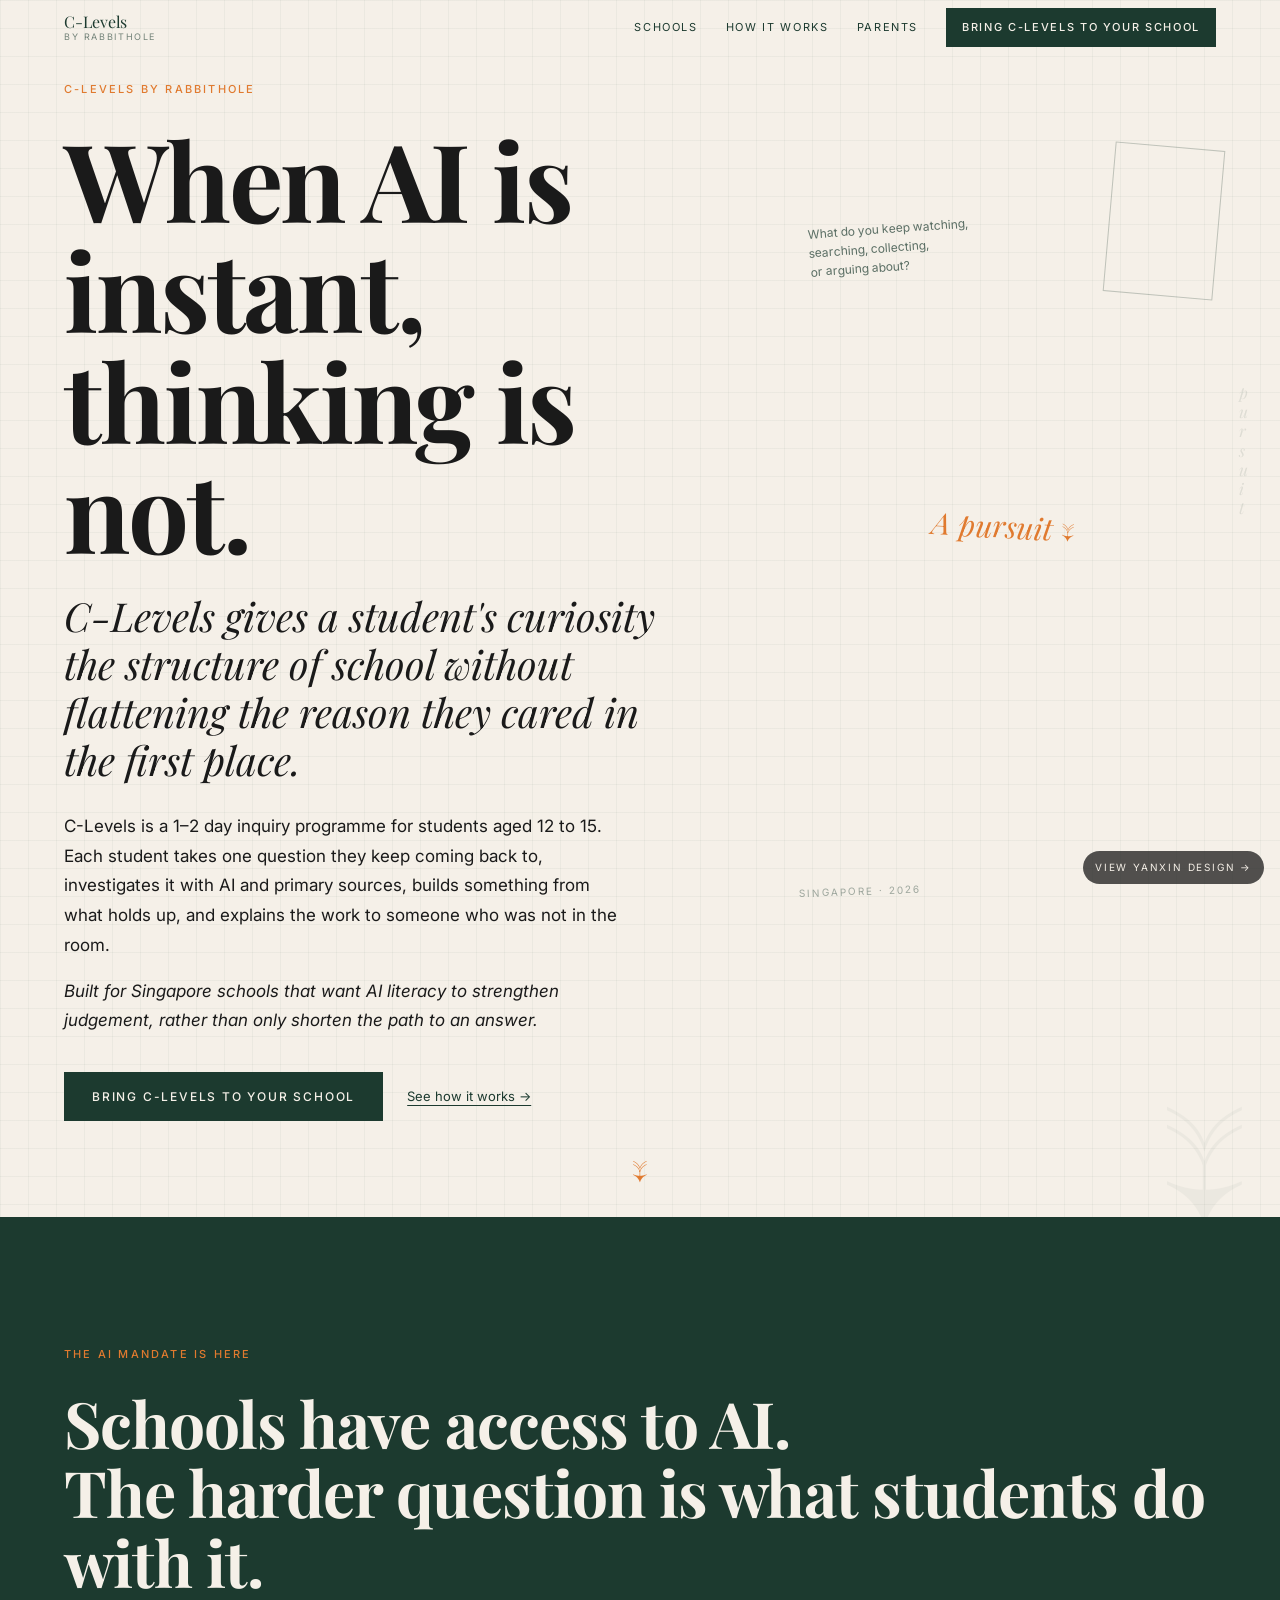
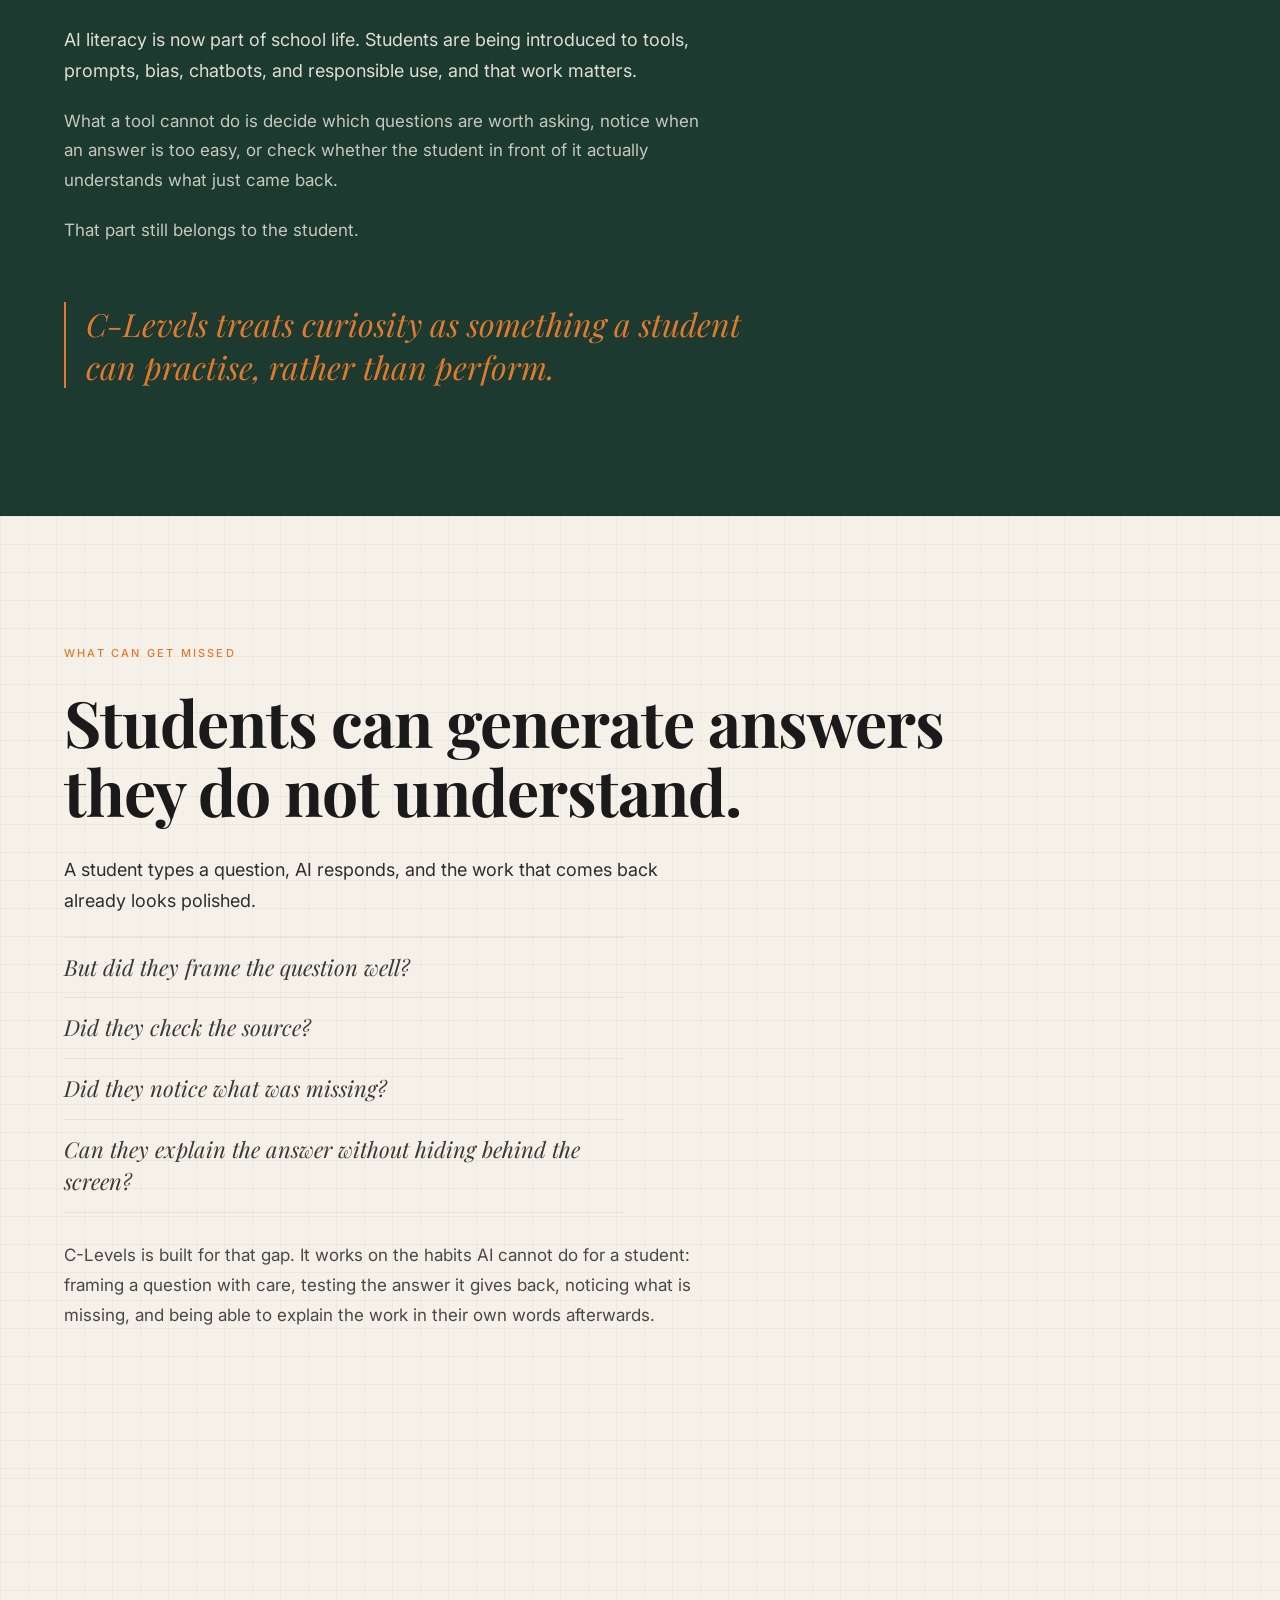
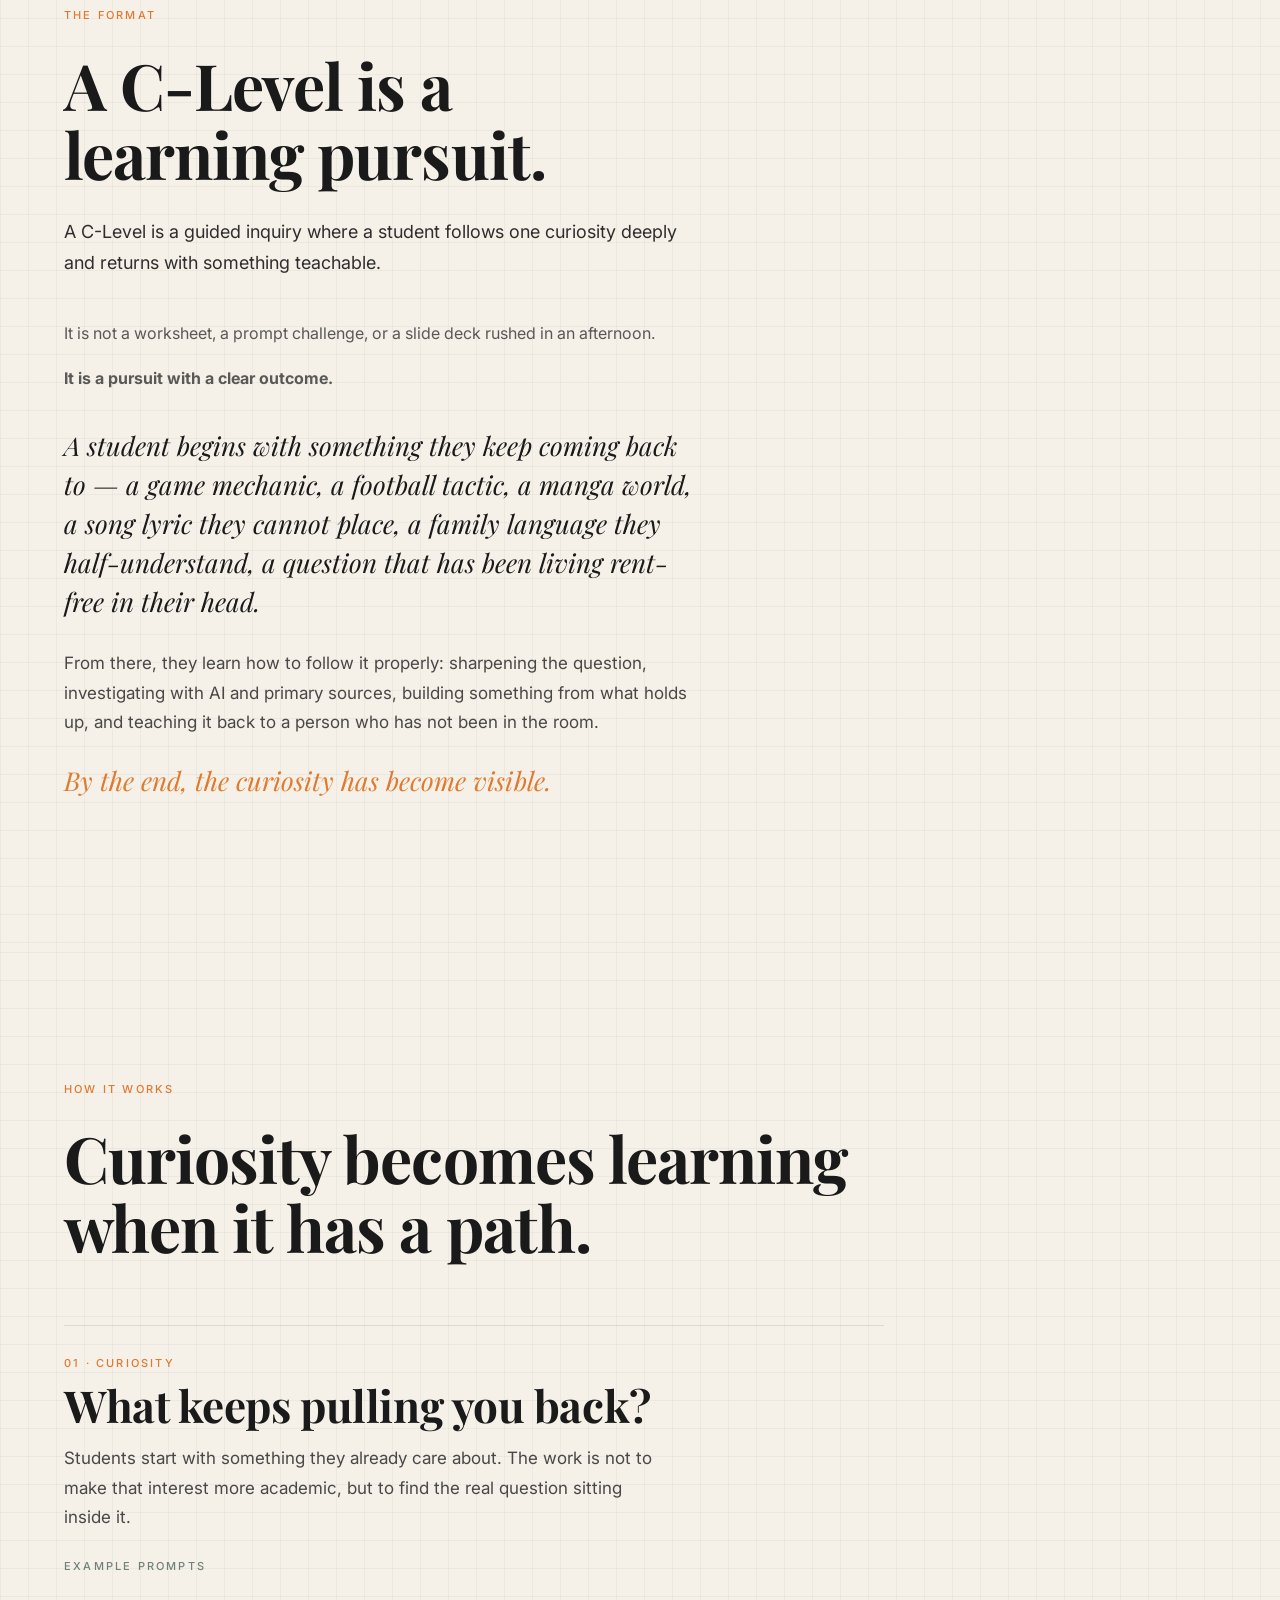
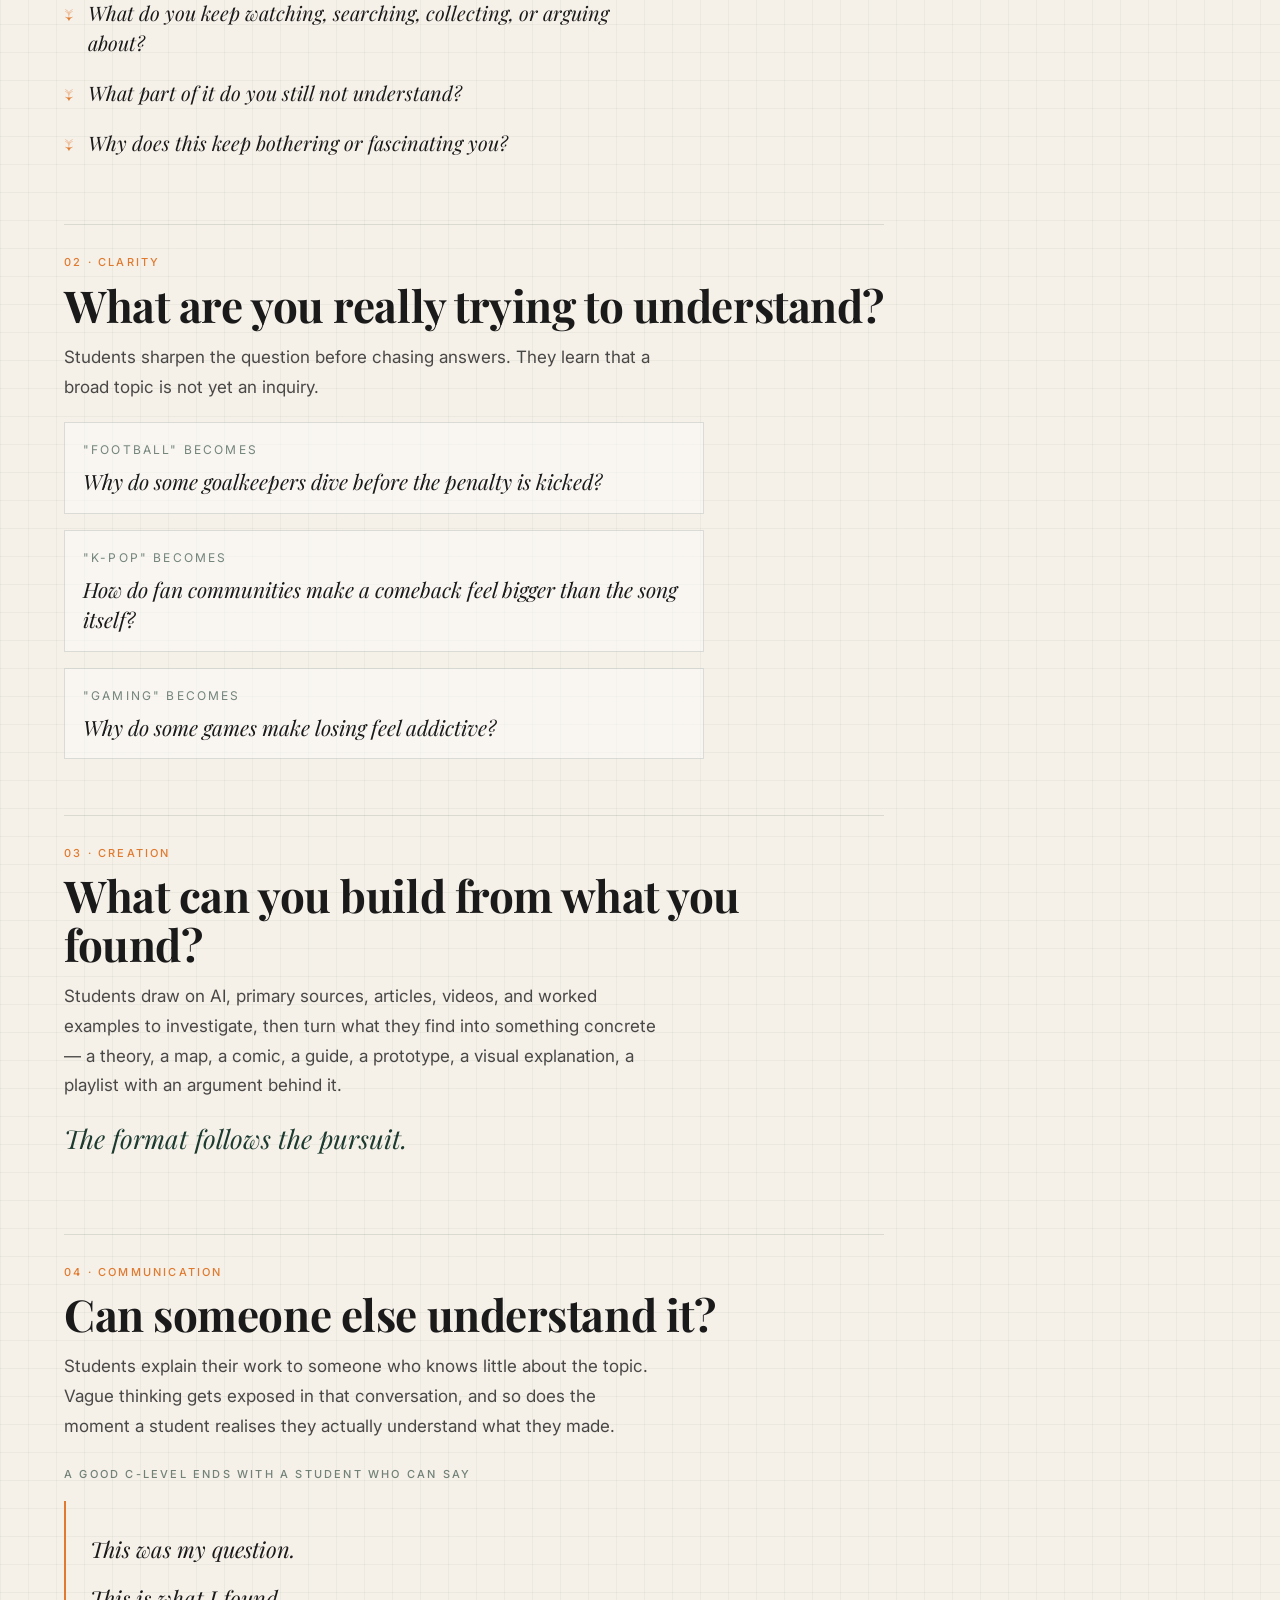
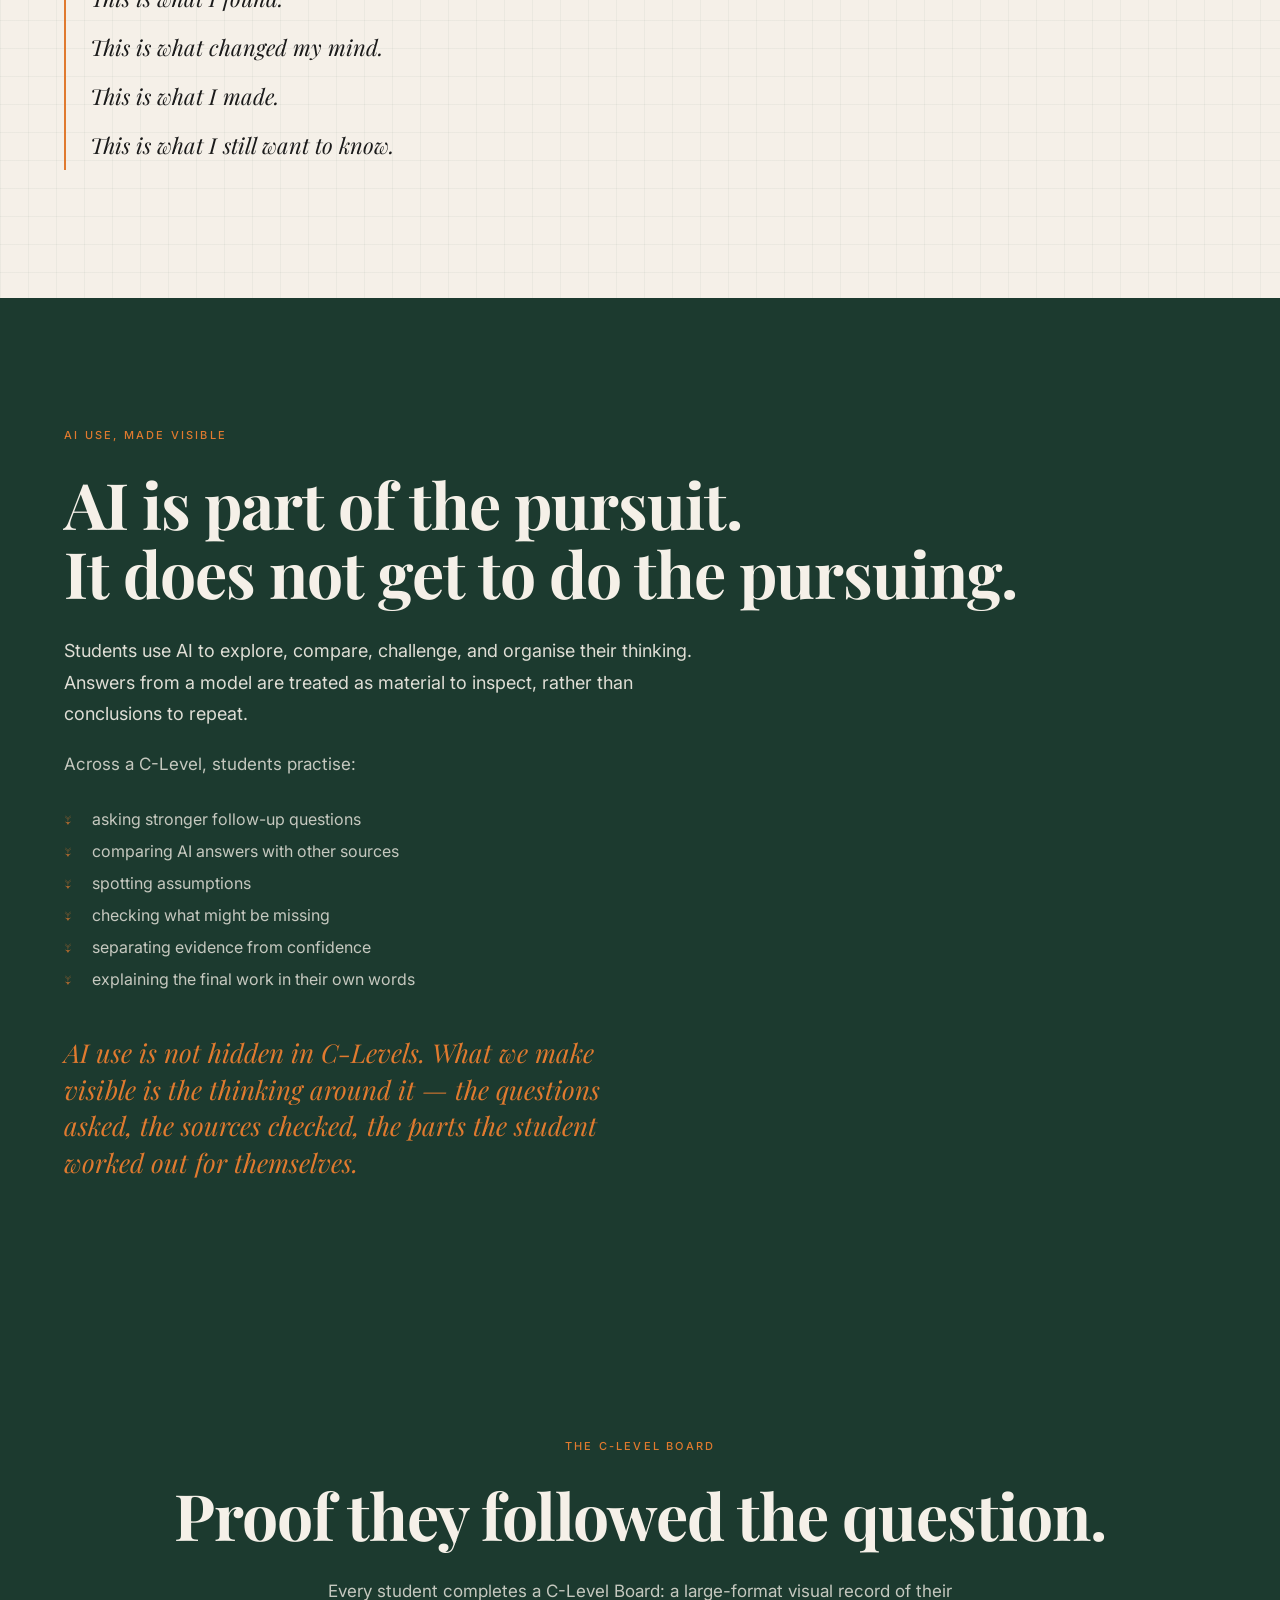
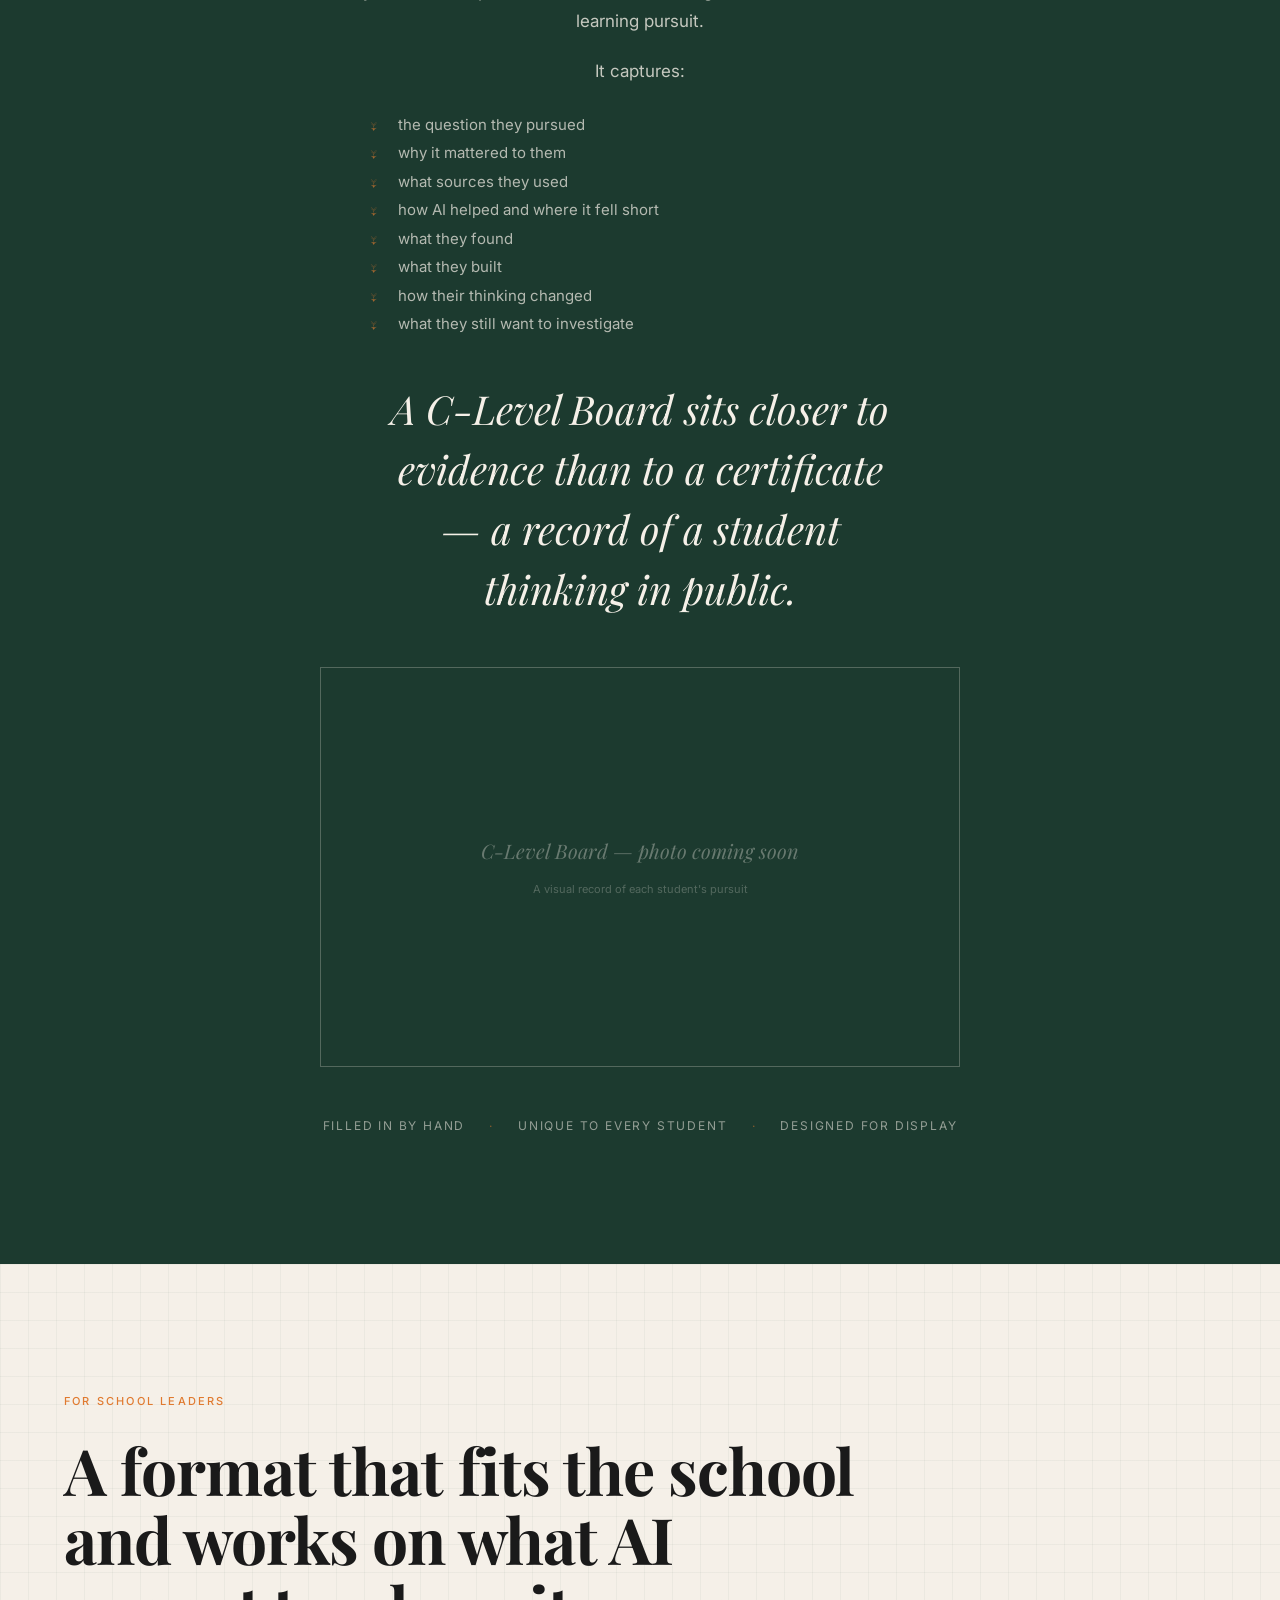
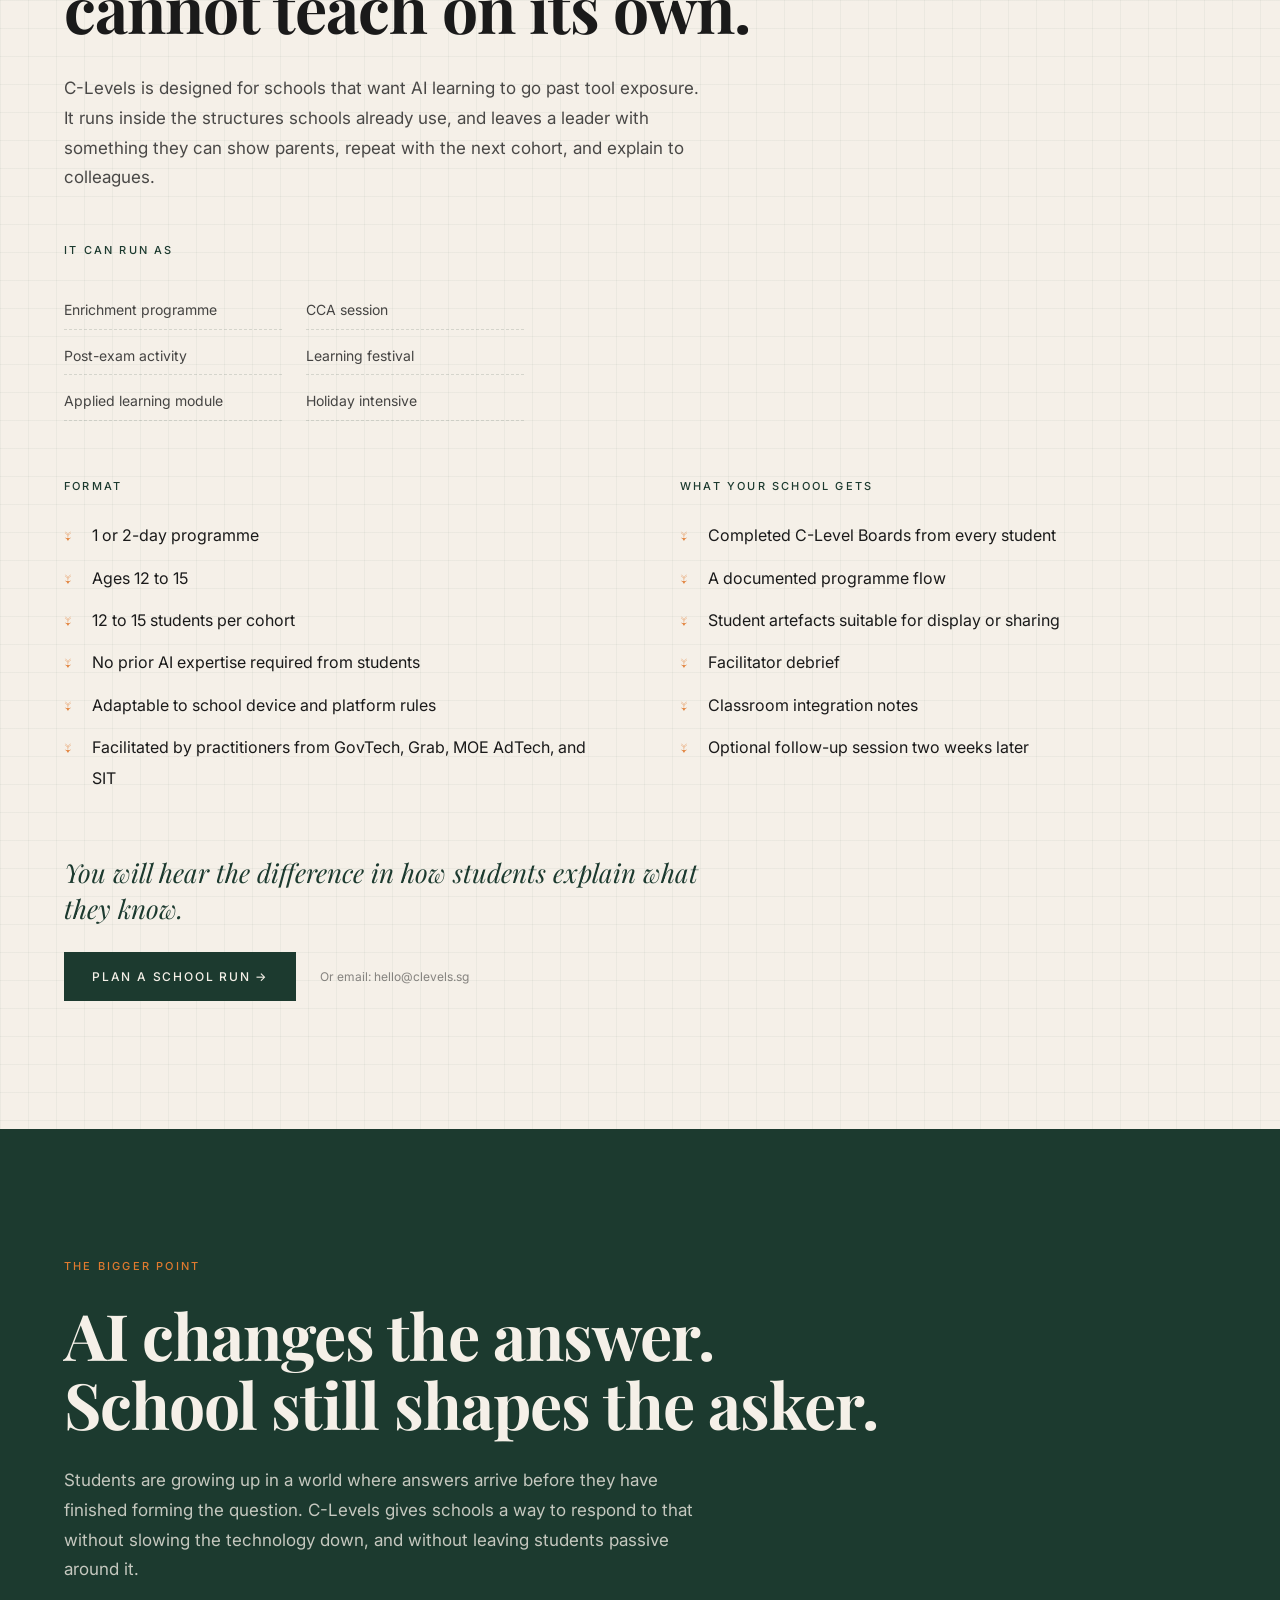
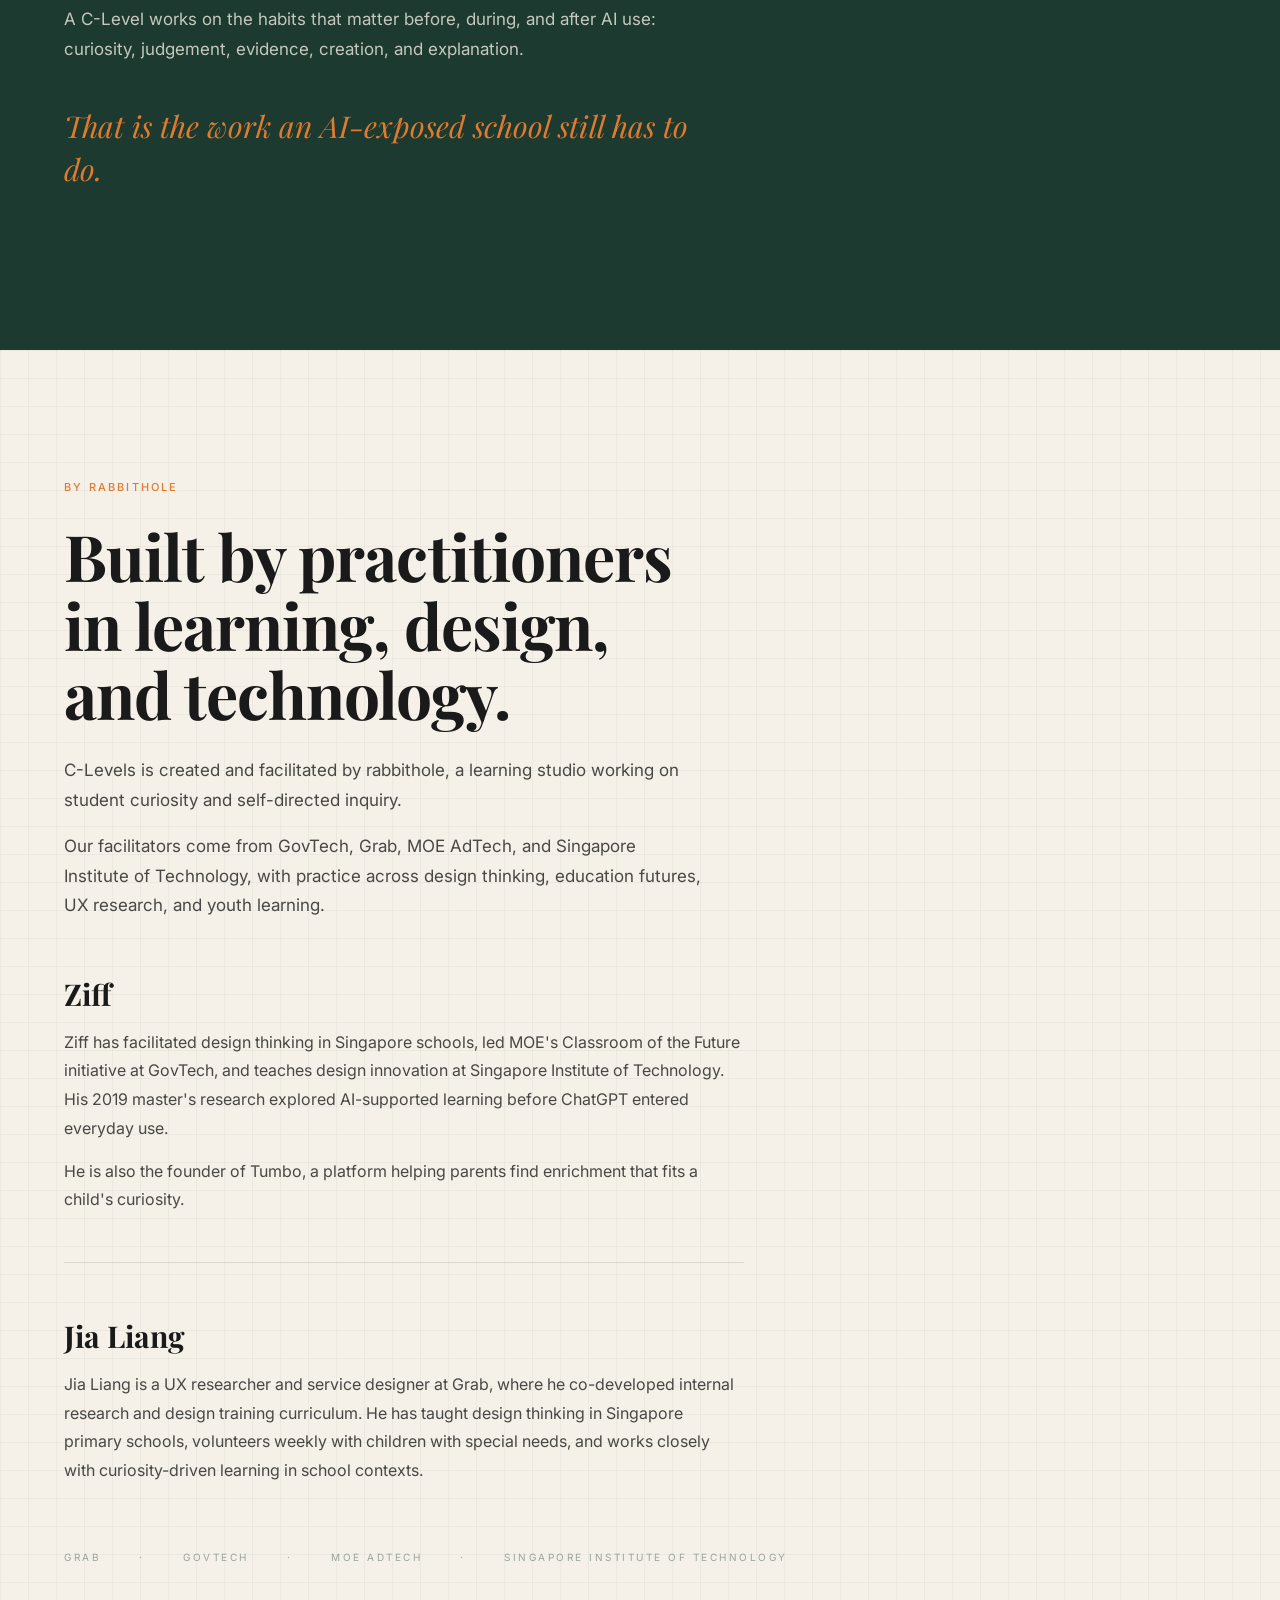
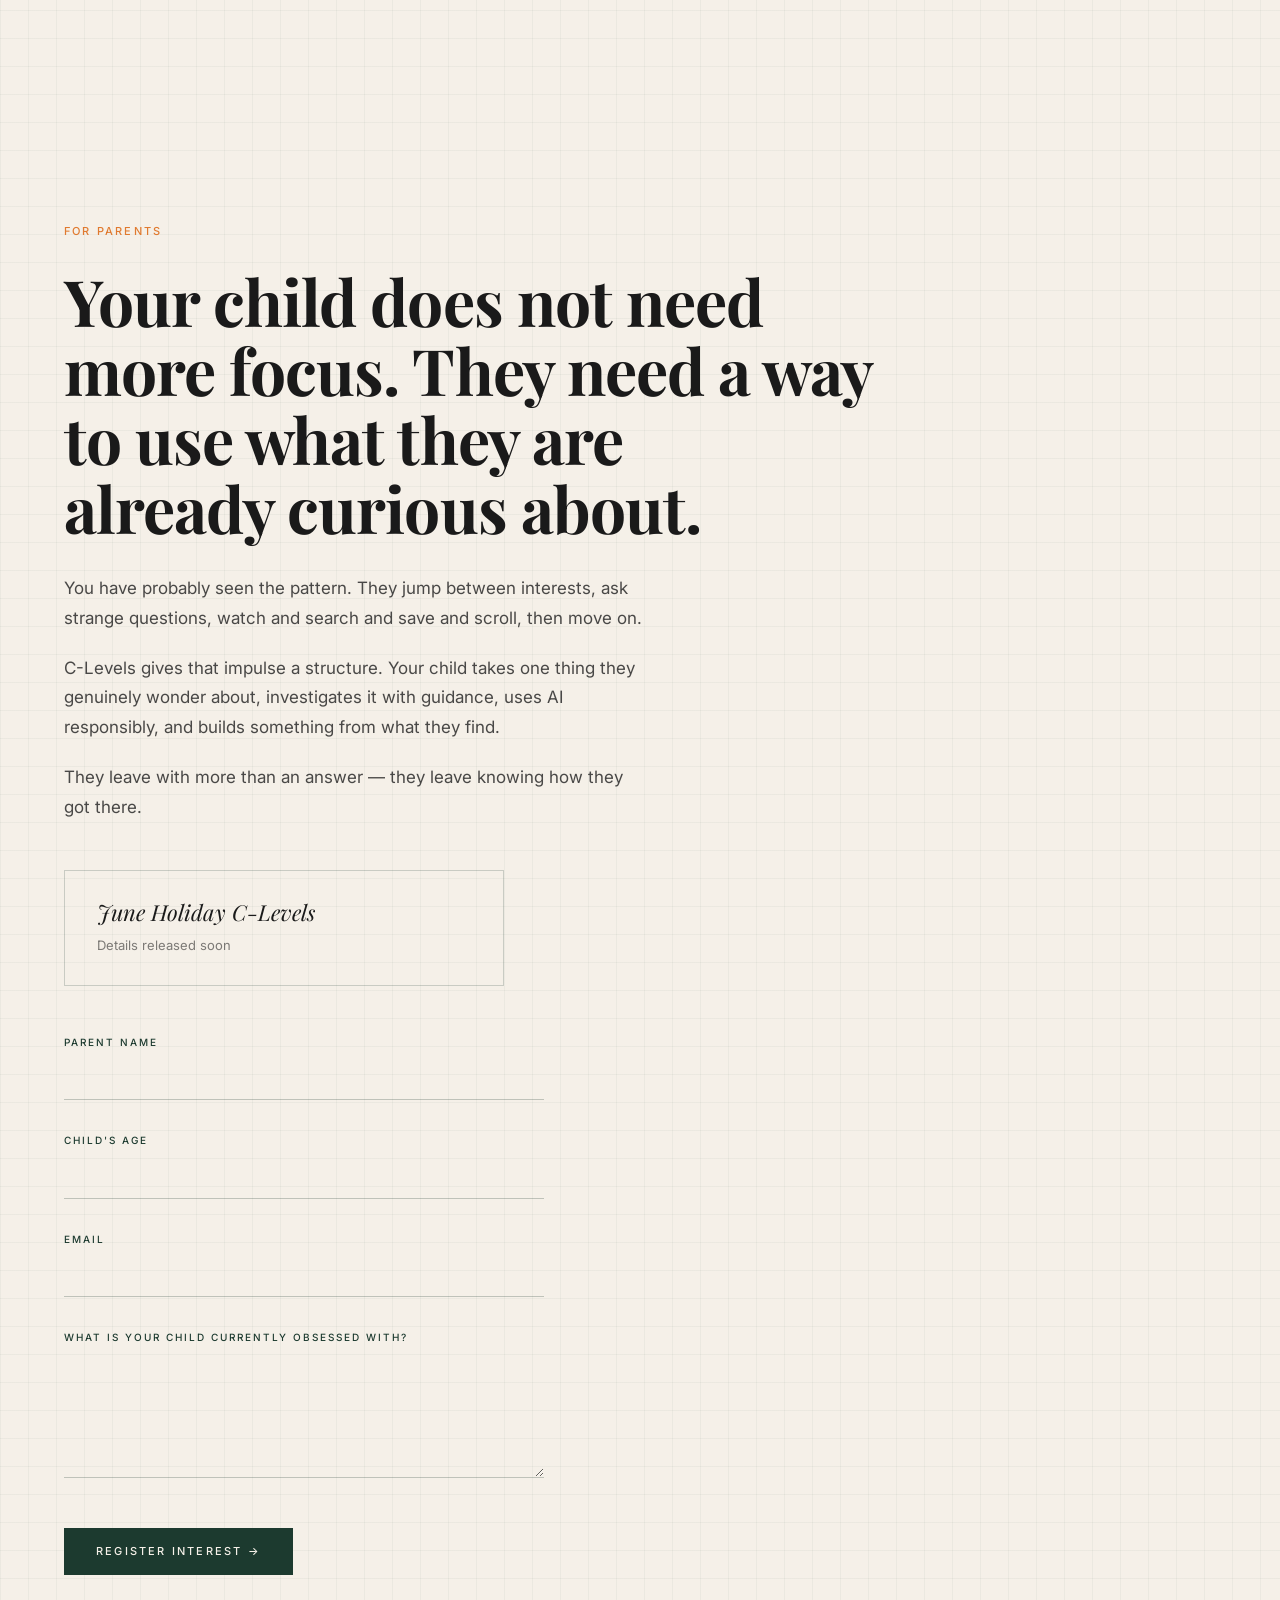
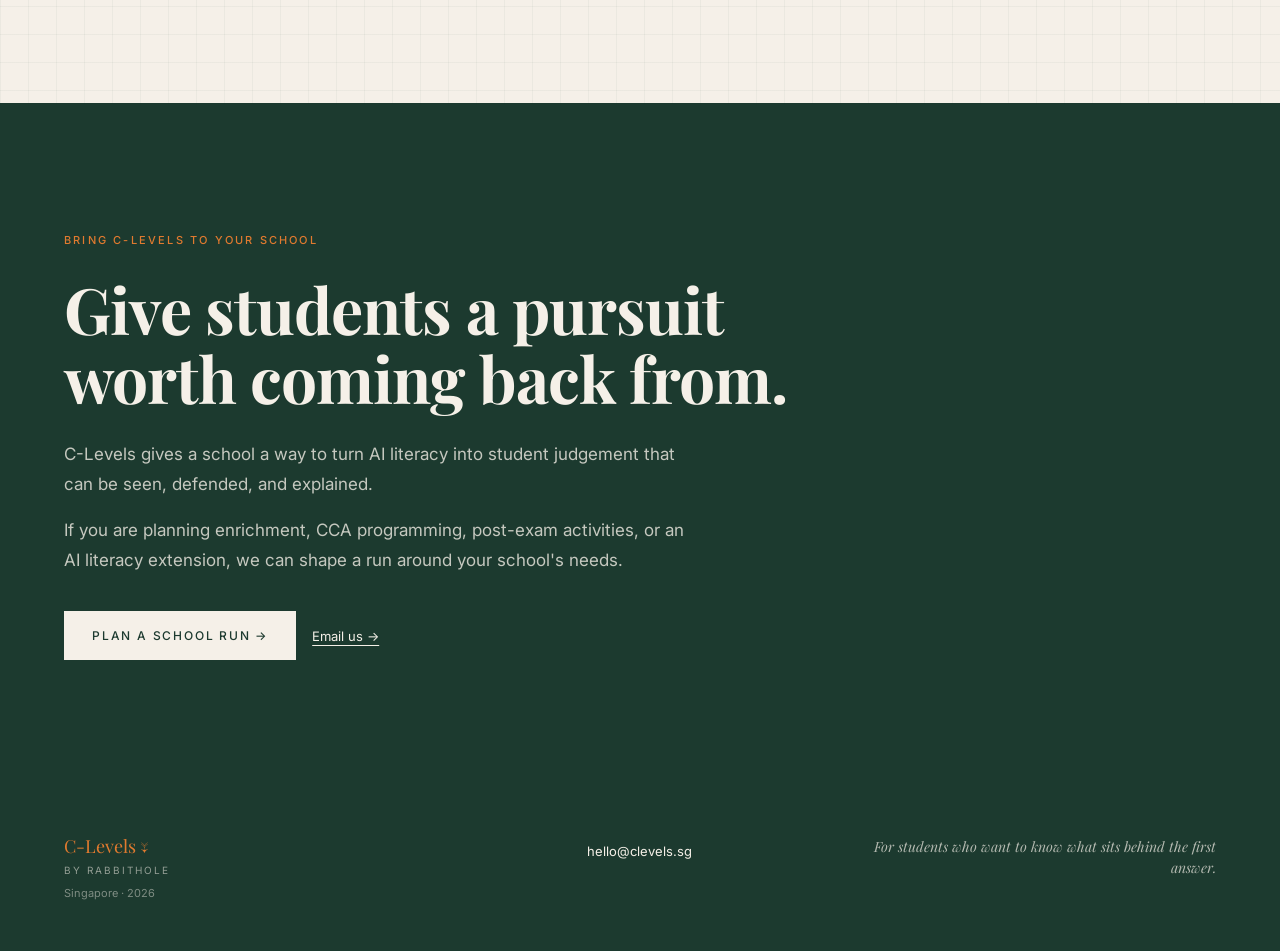
<file: archive/v1-editorial.html>
<!DOCTYPE html>
<html lang="en">
<head>
  <meta charset="UTF-8" />
  <meta name="viewport" content="width=device-width, initial-scale=1" />
  <title>C-Levels by rabbithole — curiosity, given the structure of school</title>
  <meta name="description" content="C-Levels is a 1–2 day inquiry programme for Singapore students aged 12–15. Each student follows one question they care about, investigates it with AI and primary sources, builds something from evidence, and explains what they now understand." />

  <link rel="preconnect" href="https://fonts.googleapis.com" />
  <link rel="preconnect" href="https://fonts.gstatic.com" crossorigin />
  <link href="https://fonts.googleapis.com/css2?family=Inter:wght@400;500&family=Playfair+Display:ital,wght@0,400;0,700;1,400;1,700&display=swap" rel="stylesheet" />

  <style>
    /* === TOKENS === */
    :root {
      --cream: #F5F0E8;
      --green: #1C3A2F;
      --amber: #E07A2F;
      --ink: #1A1A1A;
      --font-display: 'Playfair Display', Georgia, serif;
      --font-body: 'Inter', system-ui, sans-serif;
      --nav-h: 56px;
      --rule: rgba(28,58,47,0.08);
    }

    /* === RESET === */
    *, *::before, *::after { box-sizing: border-box; }
    html, body { margin: 0; padding: 0; }
    html { scroll-behavior: smooth; -webkit-text-size-adjust: 100%; }
    body {
      font-family: var(--font-body);
      font-size: 17px;
      line-height: 1.75;
      color: var(--ink);
      background: var(--cream);
      -webkit-font-smoothing: antialiased;
      -moz-osx-font-smoothing: grayscale;
      overflow-x: hidden;
    }
    img { max-width: 100%; display: block; }
    button { font: inherit; }
    a { color: inherit; }

    /* === SECTION BASE === */
    .section { padding: clamp(80px, 10vw, 140px) 5vw; }
    .section--dark { background: var(--green); color: var(--cream); }
    .section--center { text-align: center; }

    /* === GRAPH PAPER TEXTURE === */
    .graph {
      background-color: var(--cream);
      background-image:
        linear-gradient(rgba(28,58,47,0.045) 1px, transparent 1px),
        linear-gradient(90deg, rgba(28,58,47,0.045) 1px, transparent 1px);
      background-size: 28px 28px;
    }

    /* === TYPOGRAPHY === */
    .t-display {
      font-family: var(--font-display);
      font-weight: 700;
      font-size: clamp(56px, 9vw, 108px);
      line-height: 1.02;
      letter-spacing: -0.02em;
      margin: 0;
    }
    .t-h2 {
      font-family: var(--font-display);
      font-weight: 700;
      font-size: clamp(36px, 5.5vw, 64px);
      line-height: 1.08;
      letter-spacing: -0.015em;
      margin: 0;
    }
    .t-h3 {
      font-family: var(--font-display);
      font-style: italic;
      font-weight: 400;
      font-size: clamp(24px, 3.5vw, 40px);
      line-height: 1.2;
      margin: 0;
    }
    .t-label {
      font-family: var(--font-body);
      font-size: 11px;
      font-weight: 500;
      text-transform: uppercase;
      letter-spacing: 0.2em;
      color: var(--amber);
      margin: 0 0 24px;
    }
    .t-body { font-family: var(--font-body); font-size: 17px; line-height: 1.75; }

    /* === NAV === */
    .nav {
      position: fixed;
      top: 0; left: 0; right: 0;
      height: var(--nav-h);
      display: flex;
      align-items: center;
      justify-content: space-between;
      padding: 0 5vw;
      background: transparent;
      backdrop-filter: none;
      border-bottom: 1px solid transparent;
      transition: background 300ms ease, backdrop-filter 300ms ease, border-color 300ms ease;
      z-index: 100;
      gap: 16px;
    }
    .nav--scrolled {
      background: rgba(245,240,232,0.92);
      backdrop-filter: blur(8px);
      -webkit-backdrop-filter: blur(8px);
      border-bottom: 1px solid var(--rule);
    }
    .nav__brand {
      font-family: var(--font-display);
      font-size: 14px;
      color: var(--green);
      text-decoration: none;
      letter-spacing: -0.005em;
      line-height: 1.1;
      display: flex;
      flex-direction: column;
    }
    .nav__brand small {
      font-family: var(--font-body);
      font-size: 9px;
      letter-spacing: 0.18em;
      text-transform: uppercase;
      opacity: 0.6;
      margin-top: 2px;
      font-style: normal;
    }
    .nav__links { display: none; gap: 28px; align-items: center; }
    .nav__link {
      font-family: var(--font-body);
      font-size: 11px;
      text-transform: uppercase;
      letter-spacing: 0.15em;
      color: var(--green);
      text-decoration: none;
      padding: 4px 0;
    }
    .nav__link:hover { text-decoration: underline; text-underline-offset: 4px; }
    .nav__cta {
      background: var(--green);
      color: var(--cream);
      font-family: var(--font-body);
      font-size: 10px;
      font-weight: 500;
      text-transform: uppercase;
      letter-spacing: 0.15em;
      padding: 9px 14px;
      border: none;
      border-radius: 0;
      cursor: pointer;
      text-decoration: none;
      display: inline-block;
      white-space: nowrap;
    }
    .nav__cta--mobile { display: inline-block; }
    .nav__cta--desktop { display: none; }

    /* === STACK === */
    .stack { display: none; }

    /* === HERO === */
    .hero {
      position: relative;
      min-height: 100dvh;
      padding: calc(var(--nav-h) + 24px) 5vw 96px;
      display: flex;
      align-items: center;
      overflow: hidden;
    }
    .hero__inner { width: 100%; display: flex; flex-direction: column; }
    .hero__left { position: relative; width: 100%; max-width: 760px; z-index: 2; }
    .hero__headline { margin: 12px 0 28px; color: var(--ink); }
    .hero__statement { color: var(--ink); margin: 0 0 28px; max-width: 620px; }
    .hero__body { color: var(--ink); opacity: 0.8; max-width: 560px; margin: 0 0 16px; }
    .hero__body--note { font-style: italic; opacity: 0.65; }
    .hero__ctas {
      display: flex;
      flex-direction: column;
      gap: 18px;
      align-items: stretch;
      margin-top: 36px;
    }

    .btn-primary {
      background: var(--green);
      color: var(--cream);
      font-family: var(--font-body);
      font-size: 12px;
      font-weight: 500;
      text-transform: uppercase;
      letter-spacing: 0.15em;
      padding: 14px 28px;
      border-radius: 0;
      border: none;
      cursor: pointer;
      text-decoration: none;
      display: inline-block;
      text-align: center;
      transition: transform 200ms ease;
    }
    .btn-primary:hover { transform: translateY(-2px); }
    .btn-primary--inverse { background: var(--cream); color: var(--green); }
    .link-secondary {
      background: none;
      border: none;
      color: var(--green);
      font-family: var(--font-body);
      font-size: 13px;
      text-decoration: underline;
      text-underline-offset: 4px;
      cursor: pointer;
      padding: 0;
      text-align: center;
    }
    .link-secondary--cream { color: var(--cream); }

    .hero__scroll {
      position: absolute;
      bottom: 32px;
      left: 50%;
      transform: translateX(-50%);
      font-family: var(--font-display);
      font-size: 36px;
      color: var(--amber);
      animation: pulse 3s ease-in-out infinite;
      line-height: 1;
      user-select: none;
    }
    @keyframes pulse {
      0%, 100% { opacity: 1; }
      50% { opacity: 0.35; }
    }

    .reveal {
      opacity: 0;
      transform: translateY(8px);
      transition: opacity 600ms ease, transform 600ms ease;
    }
    .reveal.is-in { opacity: 1; transform: translateY(0); }

    .hero__fragments { display: none; }

    /* === DARK SECTION TEXT === */
    .section--dark .t-h2,
    .section--dark .t-display { color: var(--cream); }
    .section--dark .body--cream { color: var(--cream); opacity: 0.78; }

    /* === GENERIC BODY BLOCK === */
    .prose { max-width: 640px; margin-top: 28px; }
    .prose p {
      font-family: var(--font-body);
      font-size: 17px;
      line-height: 1.75;
      color: var(--ink);
      opacity: 0.78;
      margin: 0 0 20px;
    }
    .prose p.lead { opacity: 0.9; font-size: 18px; }
    .prose--cream p { color: var(--cream); opacity: 0.78; }
    .prose--center { margin-left: auto; margin-right: auto; text-align: center; }

    /* === PULL QUOTE === */
    .pullquote {
      font-family: var(--font-display);
      font-style: italic;
      font-size: clamp(22px, 3vw, 32px);
      line-height: 1.35;
      color: var(--amber);
      max-width: 720px;
      margin: 56px 0 0;
      padding-left: 20px;
      border-left: 2px solid var(--amber);
    }

    /* === QUESTION LIST === */
    .question-list {
      max-width: 560px;
      margin: 16px 0 0;
      padding: 0;
      list-style: none;
    }
    .question-list li {
      font-family: var(--font-display);
      font-style: italic;
      font-size: clamp(18px, 2.4vw, 22px);
      line-height: 1.45;
      color: var(--ink);
      opacity: 0.85;
      padding: 14px 0;
      border-bottom: 1px solid rgba(28,58,47,0.08);
    }
    .question-list li:first-child { border-top: 1px solid rgba(28,58,47,0.08); }

    /* === DEFINE === */
    .define { margin-top: 40px; max-width: 720px; }
    .define__not {
      font-family: var(--font-body);
      font-size: 16px;
      color: var(--ink);
      opacity: 0.7;
      line-height: 1.85;
      margin: 0 0 16px;
    }
    .define__obsessions {
      font-family: var(--font-display);
      font-style: italic;
      font-size: clamp(20px, 2.6vw, 26px);
      line-height: 1.5;
      color: var(--ink);
      margin: 32px 0 0;
      max-width: 640px;
    }

    /* === FOUR Cs === */
    .cs__steps {
      display: flex;
      flex-direction: column;
      gap: 56px;
      margin-top: 64px;
      max-width: 820px;
    }
    .cstep {
      position: relative;
      padding: 28px 0 0;
      border-top: 1px solid rgba(28,58,47,0.12);
    }
    .cstep__no {
      font-family: var(--font-body);
      font-size: 11px;
      font-weight: 500;
      letter-spacing: 0.2em;
      text-transform: uppercase;
      color: var(--amber);
      margin: 0 0 8px;
    }
    .cstep__name {
      font-family: var(--font-display);
      font-weight: 700;
      font-size: clamp(28px, 4vw, 44px);
      line-height: 1.1;
      color: var(--ink);
      margin: 0 0 14px;
      letter-spacing: -0.01em;
    }
    .cstep__q {
      font-family: var(--font-display);
      font-style: italic;
      font-size: clamp(20px, 2.4vw, 26px);
      line-height: 1.4;
      color: var(--green);
      margin: 0 0 20px;
      max-width: 640px;
    }
    .cstep__body {
      font-family: var(--font-body);
      font-size: 17px;
      line-height: 1.75;
      color: var(--ink);
      opacity: 0.78;
      max-width: 600px;
      margin: 0 0 20px;
    }
    .cstep__sub {
      font-family: var(--font-body);
      font-size: 11px;
      font-weight: 500;
      text-transform: uppercase;
      letter-spacing: 0.2em;
      color: var(--green);
      opacity: 0.6;
      margin: 24px 0 12px;
    }
    .examples { list-style: none; padding: 0; margin: 0; max-width: 580px; }
    .examples li {
      font-family: var(--font-display);
      font-style: italic;
      font-size: clamp(17px, 2vw, 20px);
      line-height: 1.5;
      color: var(--ink);
      padding: 10px 0 10px 24px;
      position: relative;
    }
    .examples li::before {
      content: "↓";
      position: absolute;
      left: 0;
      top: 10px;
      color: var(--amber);
      font-family: var(--font-display);
    }
    .transform { display: grid; gap: 16px; margin: 0; max-width: 640px; }
    .transform__row {
      padding: 16px 18px;
      border: 1px solid rgba(28,58,47,0.14);
      background: rgba(255,255,255,0.4);
    }
    .transform__from {
      font-family: var(--font-body);
      font-size: 12px;
      letter-spacing: 0.18em;
      text-transform: uppercase;
      color: var(--green);
      opacity: 0.6;
      margin: 0 0 6px;
    }
    .transform__to {
      font-family: var(--font-display);
      font-style: italic;
      font-size: clamp(17px, 2.1vw, 21px);
      line-height: 1.45;
      color: var(--ink);
      margin: 0;
    }
    .says {
      list-style: none;
      padding: 24px 0 0 24px;
      margin: 16px 0 0;
      border-left: 2px solid var(--amber);
      max-width: 600px;
    }
    .says li {
      font-family: var(--font-display);
      font-style: italic;
      font-size: clamp(18px, 2.2vw, 22px);
      line-height: 1.5;
      color: var(--ink);
      padding: 8px 0;
    }

    /* === RESPONSIBLE AI === */
    .ai__list { list-style: none; padding: 0; margin: 24px 0 0; max-width: 580px; }
    .ai__list li {
      font-family: var(--font-body);
      font-size: 16px;
      line-height: 2;
      color: var(--cream);
      opacity: 0.78;
      padding-left: 28px;
      position: relative;
    }
    .ai__list li::before {
      content: "↓";
      position: absolute;
      left: 0;
      color: var(--amber);
      font-family: var(--font-display);
    }
    .ai__close {
      font-family: var(--font-display);
      font-style: italic;
      font-size: clamp(20px, 2.5vw, 26px);
      line-height: 1.4;
      color: var(--amber);
      margin: 40px 0 0;
      max-width: 560px;
    }

    /* === C-LEVEL BOARD === */
    .board__captures {
      list-style: none;
      padding: 0;
      margin: 24px auto 0;
      max-width: 540px;
      text-align: left;
    }
    .board__captures li {
      font-family: var(--font-body);
      font-size: 15px;
      line-height: 1.9;
      color: var(--cream);
      opacity: 0.7;
      padding-left: 28px;
      position: relative;
    }
    .board__captures li::before {
      content: "↓";
      position: absolute;
      left: 0;
      color: var(--amber);
      font-family: var(--font-display);
    }
    .board__statement { color: var(--cream); margin: 40px auto; max-width: 520px; line-height: 1.5; }
    .board__artifact {
      width: 100%;
      max-width: 640px;
      aspect-ratio: 16/10;
      margin: 48px auto;
      border: 1.5px solid rgba(245,240,232,0.25);
      display: flex;
      align-items: center;
      justify-content: center;
      flex-direction: column;
      gap: 12px;
      padding: 24px;
      text-align: center;
    }
    .board__artifact-title {
      font-family: var(--font-display);
      font-style: italic;
      font-size: 20px;
      color: var(--cream);
      opacity: 0.35;
      margin: 0;
    }
    .board__artifact-note {
      font-family: var(--font-body);
      font-size: 11px;
      color: var(--cream);
      opacity: 0.25;
      margin: 0;
    }
    .board__meta {
      display: flex;
      justify-content: center;
      gap: 24px;
      flex-wrap: wrap;
      font-family: var(--font-body);
      font-size: 12px;
      text-transform: uppercase;
      letter-spacing: 0.15em;
      color: var(--cream);
      opacity: 0.55;
    }
    .board__meta .sep { color: var(--amber); opacity: 1; }

    /* === SCHOOLS === */
    .schools__sub { color: var(--ink); opacity: 0.6; margin-top: 12px; }
    .schools__intro { max-width: 640px; margin-top: 32px; }
    .schools__intro p {
      font-family: var(--font-body);
      font-size: 17px;
      line-height: 1.75;
      color: var(--ink);
      opacity: 0.78;
      margin: 0;
    }
    .schools__formats {
      margin-top: 32px;
      max-width: 460px;
      display: grid;
      grid-template-columns: 1fr 1fr;
      gap: 8px 24px;
      list-style: none;
      padding: 0;
    }
    .schools__formats li {
      font-family: var(--font-body);
      font-size: 14px;
      color: var(--ink);
      opacity: 0.8;
      padding: 6px 0;
      border-bottom: 1px dashed rgba(28,58,47,0.18);
    }
    .schools__grid {
      display: grid;
      grid-template-columns: 1fr;
      gap: 48px;
      margin-top: 56px;
    }
    .schools__subheading {
      font-family: var(--font-body);
      font-size: 11px;
      text-transform: uppercase;
      letter-spacing: 0.2em;
      color: var(--green);
      margin: 0 0 18px;
      font-weight: 500;
    }
    .schools__list { list-style: none; margin: 0; padding: 0; }
    .schools__list li {
      font-family: var(--font-body);
      font-size: 16px;
      color: var(--ink);
      line-height: 1.9;
      padding: 6px 0 6px 28px;
      position: relative;
    }
    .schools__list li::before {
      content: "↓";
      position: absolute;
      left: 0;
      top: 6px;
      color: var(--amber);
      font-family: var(--font-display);
    }
    .schools__proof {
      font-family: var(--font-display);
      font-style: italic;
      font-size: clamp(20px, 2.4vw, 26px);
      line-height: 1.4;
      color: var(--green);
      margin: 56px 0 24px;
      max-width: 640px;
    }
    .schools__cta {
      margin-top: 16px;
      display: flex;
      flex-direction: column;
      align-items: stretch;
      gap: 16px;
    }
    .schools__email {
      font-family: var(--font-body);
      font-size: 12px;
      color: var(--ink);
      opacity: 0.5;
      margin: 0;
      text-align: center;
    }

    /* === WHY === */
    .why__close {
      font-family: var(--font-display);
      font-style: italic;
      font-size: clamp(22px, 2.8vw, 30px);
      line-height: 1.45;
      color: var(--amber);
      max-width: 640px;
      margin-top: 40px;
    }

    /* === PEOPLE === */
    .people__headline { color: var(--ink); }
    .people__intro { max-width: 640px; margin-top: 28px; }
    .people__intro p {
      font-family: var(--font-body);
      font-size: 17px;
      color: var(--ink);
      opacity: 0.78;
      line-height: 1.75;
      margin: 0;
    }
    .people__block { max-width: 680px; margin-top: 56px; }
    .people__rule {
      border: none;
      border-top: 1px solid rgba(28,58,47,0.12);
      margin: 48px 0;
      max-width: 680px;
    }
    .people__name {
      font-family: var(--font-display);
      font-size: 30px;
      color: var(--ink);
      margin: 0 0 16px;
      line-height: 1.15;
    }
    .people__bio {
      font-family: var(--font-body);
      font-size: 16px;
      color: var(--ink);
      opacity: 0.78;
      line-height: 1.8;
      margin: 0 0 14px;
    }
    .people__logos {
      display: flex;
      gap: clamp(20px, 3vw, 48px);
      flex-wrap: wrap;
      font-family: var(--font-body);
      font-size: 10px;
      text-transform: uppercase;
      letter-spacing: 0.25em;
      color: var(--green);
      opacity: 0.4;
      margin-top: 64px;
    }

    /* === PARENTS === */
    .parents__headline { color: var(--ink); }
    .parents__paras {
      display: flex;
      flex-direction: column;
      gap: 20px;
      max-width: 580px;
      margin-top: 32px;
    }
    .parents__paras p {
      font-family: var(--font-body);
      font-size: 17px;
      color: var(--ink);
      opacity: 0.78;
      line-height: 1.75;
      margin: 0;
    }
    .callout {
      max-width: 440px;
      border: 1.5px solid rgba(28,58,47,0.2);
      padding: 28px 32px;
      background: none;
      margin-top: 48px;
    }
    .callout__title {
      font-family: var(--font-display);
      font-style: italic;
      font-size: 22px;
      color: var(--ink);
      margin: 0;
      line-height: 1.2;
    }
    .callout__sub {
      font-family: var(--font-body);
      font-size: 13px;
      color: var(--ink);
      opacity: 0.55;
      margin: 8px 0 0;
    }
    .form { margin-top: 48px; max-width: 480px; }
    .field { margin-bottom: 32px; }
    .field__label {
      display: block;
      font-family: var(--font-body);
      font-size: 10px;
      text-transform: uppercase;
      letter-spacing: 0.2em;
      color: var(--green);
      margin-bottom: 8px;
      font-weight: 500;
    }
    .field__input,
    .field__textarea {
      width: 100%;
      border: none;
      border-bottom: 1.5px solid rgba(28,58,47,0.25);
      background: transparent;
      padding: 10px 0;
      font-size: 16px;
      color: var(--ink);
      outline: none;
      border-radius: 0;
      font-family: var(--font-body);
      transition: border-color 250ms ease;
      -webkit-appearance: none;
      appearance: none;
    }
    .field__textarea { resize: vertical; min-height: 96px; line-height: 1.6; }
    .field__input:focus,
    .field__textarea:focus { border-bottom-color: var(--green); }
    .field__input.is-error,
    .field__textarea.is-error { border-bottom-color: #B23A2F; }
    .btn-submit {
      background: var(--green);
      color: var(--cream);
      font-family: var(--font-body);
      font-size: 11px;
      font-weight: 500;
      text-transform: uppercase;
      letter-spacing: 0.2em;
      padding: 14px 32px;
      border: none;
      border-radius: 0;
      cursor: pointer;
      margin-top: 8px;
    }
    .btn-submit.is-shake { animation: shake 0.4s ease; }
    @keyframes shake {
      0%, 100% { transform: translateX(0); }
      20% { transform: translateX(-6px); }
      40% { transform: translateX(6px); }
      60% { transform: translateX(-4px); }
      80% { transform: translateX(4px); }
    }

    /* === FINAL CTA === */
    .finalcta__body { max-width: 620px; margin-top: 28px; }
    .finalcta__body p {
      font-family: var(--font-body);
      font-size: 17px;
      line-height: 1.75;
      color: var(--cream);
      opacity: 0.78;
      margin: 0 0 16px;
    }
    .finalcta__row {
      display: flex;
      flex-direction: column;
      align-items: stretch;
      gap: 16px;
      margin-top: 36px;
    }

    /* === FOOTER === */
    .footer {
      background: var(--green);
      padding: 48px 5vw;
      display: grid;
      grid-template-columns: 1fr;
      gap: 32px;
      align-items: start;
      text-align: center;
    }
    .footer__brand {
      font-family: var(--font-display);
      font-size: 18px;
      color: var(--amber);
      margin: 0;
      line-height: 1.2;
    }
    .footer__brand small {
      font-family: var(--font-body);
      font-size: 10px;
      letter-spacing: 0.2em;
      text-transform: uppercase;
      display: block;
      color: var(--cream);
      opacity: 0.55;
      margin-top: 6px;
      font-style: normal;
    }
    .footer__meta {
      font-family: var(--font-body);
      font-size: 11px;
      color: var(--cream);
      opacity: 0.45;
      margin: 8px 0 0;
    }
    .footer__email {
      font-family: var(--font-body);
      font-size: 13px;
      color: var(--cream);
      text-decoration: none;
    }
    .footer__tagline {
      font-family: var(--font-display);
      font-style: italic;
      font-size: 14px;
      color: var(--cream);
      opacity: 0.7;
      margin: 0;
      line-height: 1.5;
    }

    /* === DESKTOP === */
    @media (min-width: 768px) {
      .nav__links { display: flex; }
      .nav__cta--mobile { display: none; }
      .nav__cta--desktop { display: inline-block; }
      .nav__brand { font-size: 15px; }

      .stack {
        display: block;
        position: fixed;
        right: 2.5vw;
        top: 50%;
        transform: translateY(-50%);
        z-index: 10;
        pointer-events: none;
      }
      .stack span {
        display: block;
        font-family: var(--font-display);
        font-style: italic;
        font-size: 16px;
        color: var(--green);
        opacity: 0.1;
        line-height: 1.2;
      }

      .hero__inner { flex-direction: row; align-items: center; }
      .hero__left { width: 60%; max-width: 760px; }
      .hero__fragments {
        display: block;
        position: absolute;
        right: 0;
        top: 0;
        width: 40%;
        height: 100%;
        overflow: hidden;
        pointer-events: none;
      }
      .hero__fragments > * { position: absolute; }
      .frag-1 {
        font-family: var(--font-body);
        font-size: 12px;
        color: var(--green);
        opacity: 0.7;
        transform: rotate(-4deg);
        top: 18%;
        left: 8%;
        max-width: 200px;
        line-height: 1.6;
      }
      .frag-2 {
        font-family: var(--font-display);
        font-style: italic;
        font-size: 30px;
        color: var(--amber);
        transform: rotate(3deg);
        top: 42%;
        left: 32%;
        line-height: 1;
      }
      .frag-3 {
        font-family: var(--font-body);
        font-size: 10px;
        text-transform: uppercase;
        letter-spacing: 0.2em;
        color: var(--green);
        opacity: 0.4;
        transform: rotate(-2deg);
        bottom: 26%;
        left: 6%;
      }
      .frag-4 {
        width: 110px;
        height: 150px;
        border: 1.5px solid rgba(28,58,47,0.25);
        background: none;
        transform: rotate(5deg);
        top: 12%;
        right: 12%;
      }
      .frag-5 {
        font-family: var(--font-display);
        font-size: clamp(120px, 20vw, 200px);
        color: var(--green);
        opacity: 0.04;
        bottom: -2%;
        right: 5%;
        user-select: none;
        line-height: 1;
      }

      .hero__ctas { flex-direction: row; align-items: center; gap: 24px; }
      .hero__ctas .btn-primary { display: inline-block; }
      .hero__ctas .link-secondary { width: auto; }

      .schools__cta { flex-direction: row; align-items: center; gap: 24px; }
      .schools__cta .btn-primary { display: inline-block; width: auto; }
      .schools__email { text-align: left; }

      .schools__grid { grid-template-columns: 1fr 1fr; gap: 80px; }

      .finalcta__row { flex-direction: row; align-items: center; }

      .footer { grid-template-columns: 1fr 1fr 1fr; text-align: left; gap: 32px; }
      .footer__center { text-align: center; }
      .footer__right { text-align: right; }
    }

    @media (min-width: 1024px) {
      .nav__brand { font-size: 16px; }
      .nav__cta { font-size: 11px; padding: 10px 16px; }
    }

    .visually-hidden {
      position: absolute;
      width: 1px; height: 1px;
      padding: 0; margin: -1px;
      overflow: hidden;
      clip: rect(0,0,0,0);
      white-space: nowrap;
      border: 0;
    }

    /* === VERSION SWITCHER === */
    .vswitch {
      position: fixed;
      bottom: 16px;
      right: 16px;
      z-index: 200;
      background: var(--ink);
      color: var(--cream);
      font-family: var(--font-body);
      font-size: 10px;
      letter-spacing: 0.18em;
      text-transform: uppercase;
      padding: 8px 12px;
      text-decoration: none;
      border-radius: 999px;
      opacity: 0.75;
      transition: opacity 200ms ease;
    }
    .vswitch:hover { opacity: 1; }
  </style>

  <!--
    POSTHOG ANALYTICS
    Replace POSTHOG_API_KEY_HERE with your key from:
    posthog.com > Project Settings > Project API Key
    Verify events in: PostHog dashboard > Live Events
  -->
  <script>
    !function(t,e){var o,n,p,r;e.__SV||(window.posthog=e,
    e._i=[],e.init=function(i,s,a){function g(t,e)
    {var o=e.split(".");2==o.length&&(t=t[o[0]],e=o[1]),
    t[e]=function(){t.push([e].concat(
    Array.prototype.slice.call(arguments,0)))}}
    (p=t.createElement("script")).type="text/javascript",
    p.crossOrigin="anonymous",
    p.async=!0,p.src=s.api_host+
    "/static/array.js",(r=t.getElementsByTagName("script")[0])
    .parentNode.insertBefore(p,r);var u=e;
    for(void 0!==a?u=e[a]=[]:a="posthog",
    u.people=u.people||[],u.toString=function(t)
    {var e="posthog";return"posthog"!==a&&(e+="."+a),
    t||(e+=" (stub)"),e},u.people.toString=function()
    {return u.toString(1)+".people (stub)"},
    o="capture identify alias people.set people.set_once set_config register register_once unregister opt_out_capturing has_opted_out_capturing opt_in_capturing reset isFeatureEnabled onFeatureFlags getFeatureFlag getFeatureFlagPayload reloadFeatureFlags group updateEarlyAccessFeatureEnrollment getEarlyAccessFeatures getActiveMatchingSurveys getSurveys".split(" "),n=0;n<o.length;n++)
    g(u,o[n]);e._i.push([i,s,a])},e.__SV=1)}
    (document,window.posthog||[]);
    posthog.init('POSTHOG_API_KEY_HERE', {
      api_host: 'https://app.posthog.com',
      capture_pageview: true
    });
  </script>
</head>
<body>

  <nav class="nav" id="nav" aria-label="Primary">
    <a class="nav__brand" href="#top">
      <span>C-Levels</span>
      <small>by rabbithole</small>
    </a>
    <div class="nav__links">
      <a class="nav__link" href="#schools">Schools</a>
      <a class="nav__link" href="#how">How it works</a>
      <a class="nav__link" href="#parents">Parents</a>
      <a class="nav__cta nav__cta--desktop" id="nav-cta" href="#enquire">Bring C-Levels to your school</a>
    </div>
    <a class="nav__cta nav__cta--mobile" id="nav-cta-mobile" href="#enquire">Enquire</a>
  </nav>

  <div class="stack" aria-hidden="true">
    <span>p</span><span>u</span><span>r</span><span>s</span><span>u</span><span>i</span><span>t</span>
  </div>

  <header class="hero graph" id="top">
    <div class="hero__inner">
      <div class="hero__left">
        <p class="t-label reveal" data-reveal="0">C-LEVELS BY RABBITHOLE</p>
        <h1 class="t-display hero__headline reveal" data-reveal="150">When AI is instant,<br>thinking is not.</h1>
        <p class="t-h3 hero__statement reveal" data-reveal="300">C-Levels gives a student's curiosity the structure of school without flattening the reason they cared in the first place.</p>
        <p class="t-body hero__body reveal" data-reveal="450">C-Levels is a 1–2 day inquiry programme for students aged 12 to 15. Each student takes one question they keep coming back to, investigates it with AI and primary sources, builds something from what holds up, and explains the work to someone who was not in the room.</p>
        <p class="t-body hero__body hero__body--note reveal" data-reveal="550">Built for Singapore schools that want AI literacy to strengthen judgement, rather than only shorten the path to an answer.</p>
        <div class="hero__ctas reveal" data-reveal="700">
          <button class="btn-primary" id="cta-hero-primary" type="button">Bring C-Levels to your school</button>
          <button class="link-secondary" id="cta-hero-secondary" type="button">See how it works →</button>
        </div>
      </div>

      <div class="hero__fragments" aria-hidden="true">
        <div class="frag-1">What do you keep watching,<br>searching, collecting,<br>or arguing about?</div>
        <div class="frag-2">A pursuit ↓</div>
        <div class="frag-3">Singapore · 2026</div>
        <div class="frag-4"></div>
        <div class="frag-5">↓</div>
      </div>
    </div>

    <div class="hero__scroll" aria-hidden="true">↓</div>
  </header>

  <section class="section section--dark">
    <p class="t-label">THE AI MANDATE IS HERE</p>
    <h2 class="t-h2">Schools have access to AI.<br>The harder question is what students do with it.</h2>
    <div class="prose prose--cream">
      <p class="lead">AI literacy is now part of school life. Students are being introduced to tools, prompts, bias, chatbots, and responsible use, and that work matters.</p>
      <p>What a tool cannot do is decide which questions are worth asking, notice when an answer is too easy, or check whether the student in front of it actually understands what just came back.</p>
      <p>That part still belongs to the student.</p>
    </div>
    <blockquote class="pullquote">C-Levels treats curiosity as something a student can practise, rather than perform.</blockquote>
  </section>

  <section class="section graph">
    <p class="t-label">WHAT CAN GET MISSED</p>
    <h2 class="t-h2">Students can generate answers<br>they do not understand.</h2>
    <div class="prose">
      <p class="lead">A student types a question, AI responds, and the work that comes back already looks polished.</p>
    </div>
    <ul class="question-list">
      <li>But did they frame the question well?</li>
      <li>Did they check the source?</li>
      <li>Did they notice what was missing?</li>
      <li>Can they explain the answer without hiding behind the screen?</li>
    </ul>
    <div class="prose">
      <p>C-Levels is built for that gap. It works on the habits AI cannot do for a student: framing a question with care, testing the answer it gives back, noticing what is missing, and being able to explain the work in their own words afterwards.</p>
    </div>
  </section>

  <section class="section graph">
    <p class="t-label">THE FORMAT</p>
    <h2 class="t-h2">A C-Level is a<br>learning pursuit.</h2>
    <div class="prose">
      <p class="lead">A C-Level is a guided inquiry where a student follows one curiosity deeply and returns with something teachable.</p>
    </div>
    <div class="define">
      <p class="define__not">It is not a worksheet, a prompt challenge, or a slide deck rushed in an afternoon.</p>
      <p class="define__not"><strong style="color: var(--ink); opacity: 1;">It is a pursuit with a clear outcome.</strong></p>
    </div>
    <p class="define__obsessions">A student begins with something they keep coming back to — a game mechanic, a football tactic, a manga world, a song lyric they cannot place, a family language they half-understand, a question that has been living rent-free in their head.</p>
    <div class="prose">
      <p>From there, they learn how to follow it properly: sharpening the question, investigating with AI and primary sources, building something from what holds up, and teaching it back to a person who has not been in the room.</p>
      <p style="font-family: var(--font-display); font-style: italic; font-size: clamp(20px, 2.5vw, 26px); color: var(--amber); opacity: 1;">By the end, the curiosity has become visible.</p>
    </div>
  </section>

  <section class="section graph" id="how">
    <p class="t-label">HOW IT WORKS</p>
    <h2 class="t-h2">Curiosity becomes learning<br>when it has a path.</h2>

    <div class="cs__steps">
      <div class="cstep">
        <p class="cstep__no">01 · Curiosity</p>
        <h3 class="cstep__name">What keeps pulling you back?</h3>
        <p class="cstep__body">Students start with something they already care about. The work is not to make that interest more academic, but to find the real question sitting inside it.</p>
        <p class="cstep__sub">Example prompts</p>
        <ul class="examples">
          <li>What do you keep watching, searching, collecting, or arguing about?</li>
          <li>What part of it do you still not understand?</li>
          <li>Why does this keep bothering or fascinating you?</li>
        </ul>
      </div>

      <div class="cstep">
        <p class="cstep__no">02 · Clarity</p>
        <h3 class="cstep__name">What are you really trying to understand?</h3>
        <p class="cstep__body">Students sharpen the question before chasing answers. They learn that a broad topic is not yet an inquiry.</p>
        <div class="transform">
          <div class="transform__row">
            <p class="transform__from">"Football" becomes</p>
            <p class="transform__to">Why do some goalkeepers dive before the penalty is kicked?</p>
          </div>
          <div class="transform__row">
            <p class="transform__from">"K-pop" becomes</p>
            <p class="transform__to">How do fan communities make a comeback feel bigger than the song itself?</p>
          </div>
          <div class="transform__row">
            <p class="transform__from">"Gaming" becomes</p>
            <p class="transform__to">Why do some games make losing feel addictive?</p>
          </div>
        </div>
      </div>

      <div class="cstep">
        <p class="cstep__no">03 · Creation</p>
        <h3 class="cstep__name">What can you build from what you found?</h3>
        <p class="cstep__body">Students draw on AI, primary sources, articles, videos, and worked examples to investigate, then turn what they find into something concrete — a theory, a map, a comic, a guide, a prototype, a visual explanation, a playlist with an argument behind it.</p>
        <p class="cstep__q" style="margin-top: 16px;">The format follows the pursuit.</p>
      </div>

      <div class="cstep">
        <p class="cstep__no">04 · Communication</p>
        <h3 class="cstep__name">Can someone else understand it?</h3>
        <p class="cstep__body">Students explain their work to someone who knows little about the topic. Vague thinking gets exposed in that conversation, and so does the moment a student realises they actually understand what they made.</p>
        <p class="cstep__sub">A good C-Level ends with a student who can say</p>
        <ul class="says">
          <li>This was my question.</li>
          <li>This is what I found.</li>
          <li>This is what changed my mind.</li>
          <li>This is what I made.</li>
          <li>This is what I still want to know.</li>
        </ul>
      </div>
    </div>
  </section>

  <section class="section section--dark">
    <p class="t-label">AI USE, MADE VISIBLE</p>
    <h2 class="t-h2">AI is part of the pursuit.<br>It does not get to do the pursuing.</h2>
    <div class="prose prose--cream">
      <p class="lead">Students use AI to explore, compare, challenge, and organise their thinking. Answers from a model are treated as material to inspect, rather than conclusions to repeat.</p>
      <p>Across a C-Level, students practise:</p>
    </div>
    <ul class="ai__list">
      <li>asking stronger follow-up questions</li>
      <li>comparing AI answers with other sources</li>
      <li>spotting assumptions</li>
      <li>checking what might be missing</li>
      <li>separating evidence from confidence</li>
      <li>explaining the final work in their own words</li>
    </ul>
    <p class="ai__close">AI use is not hidden in C-Levels. What we make visible is the thinking around it — the questions asked, the sources checked, the parts the student worked out for themselves.</p>
  </section>

  <section class="section section--dark section--center">
    <p class="t-label">THE C-LEVEL BOARD</p>
    <h2 class="t-h2">Proof they followed the question.</h2>
    <div class="prose prose--cream prose--center">
      <p>Every student completes a C-Level Board: a large-format visual record of their learning pursuit.</p>
      <p>It captures:</p>
    </div>
    <ul class="board__captures">
      <li>the question they pursued</li>
      <li>why it mattered to them</li>
      <li>what sources they used</li>
      <li>how AI helped and where it fell short</li>
      <li>what they found</li>
      <li>what they built</li>
      <li>how their thinking changed</li>
      <li>what they still want to investigate</li>
    </ul>
    <p class="t-h3 board__statement">A C-Level Board sits closer to evidence than to a certificate — a record of a student thinking in public.</p>

    <div class="board__artifact" aria-label="C-Level Board placeholder">
      <p class="board__artifact-title">C-Level Board — photo coming soon</p>
      <p class="board__artifact-note">A visual record of each student's pursuit</p>
    </div>

    <div class="board__meta">
      <span>Filled in by hand</span>
      <span class="sep">·</span>
      <span>Unique to every student</span>
      <span class="sep">·</span>
      <span>Designed for display</span>
    </div>
  </section>

  <section class="section graph" id="schools">
    <p class="t-label">FOR SCHOOL LEADERS</p>
    <h2 class="t-h2">A format that fits the school<br>and works on what AI<br>cannot teach on its own.</h2>

    <div class="schools__intro">
      <p>C-Levels is designed for schools that want AI learning to go past tool exposure. It runs inside the structures schools already use, and leaves a leader with something they can show parents, repeat with the next cohort, and explain to colleagues.</p>
    </div>

    <p class="schools__subheading" style="margin-top: 48px;">IT CAN RUN AS</p>
    <ul class="schools__formats">
      <li>Enrichment programme</li>
      <li>CCA session</li>
      <li>Post-exam activity</li>
      <li>Learning festival</li>
      <li>Applied learning module</li>
      <li>Holiday intensive</li>
    </ul>

    <div class="schools__grid">
      <div>
        <p class="schools__subheading">FORMAT</p>
        <ul class="schools__list">
          <li>1 or 2-day programme</li>
          <li>Ages 12 to 15</li>
          <li>12 to 15 students per cohort</li>
          <li>No prior AI expertise required from students</li>
          <li>Adaptable to school device and platform rules</li>
          <li>Facilitated by practitioners from GovTech, Grab, MOE AdTech, and SIT</li>
        </ul>
      </div>
      <div>
        <p class="schools__subheading">WHAT YOUR SCHOOL GETS</p>
        <ul class="schools__list">
          <li>Completed C-Level Boards from every student</li>
          <li>A documented programme flow</li>
          <li>Student artefacts suitable for display or sharing</li>
          <li>Facilitator debrief</li>
          <li>Classroom integration notes</li>
          <li>Optional follow-up session two weeks later</li>
        </ul>
      </div>
    </div>

    <p class="schools__proof">You will hear the difference in how students explain what they know.</p>

    <div class="schools__cta">
      <a class="btn-primary" id="cta-schools-whatsapp" href="https://wa.me/6512345678?text=Hi%2C%20I%27m%20interested%20in%20running%20C-Levels%20for%20students%20at%20my%20school.%20Could%20you%20share%20the%20available%20formats%3F" target="_blank" rel="noopener">Plan a school run →</a>
      <p class="schools__email">Or email: hello@clevels.sg</p>
    </div>
  </section>

  <section class="section section--dark">
    <p class="t-label">THE BIGGER POINT</p>
    <h2 class="t-h2">AI changes the answer.<br>School still shapes the asker.</h2>
    <div class="prose prose--cream">
      <p>Students are growing up in a world where answers arrive before they have finished forming the question. C-Levels gives schools a way to respond to that without slowing the technology down, and without leaving students passive around it.</p>
      <p>A C-Level works on the habits that matter before, during, and after AI use: curiosity, judgement, evidence, creation, and explanation.</p>
    </div>
    <p class="why__close">That is the work an AI-exposed school still has to do.</p>
  </section>

  <section class="section graph">
    <p class="t-label">BY RABBITHOLE</p>
    <h2 class="t-h2 people__headline">Built by practitioners<br>in learning, design,<br>and technology.</h2>

    <div class="people__intro">
      <p>C-Levels is created and facilitated by rabbithole, a learning studio working on student curiosity and self-directed inquiry.</p>
      <p style="margin-top: 16px;">Our facilitators come from GovTech, Grab, MOE AdTech, and Singapore Institute of Technology, with practice across design thinking, education futures, UX research, and youth learning.</p>
    </div>

    <div class="people__block">
      <h3 class="people__name">Ziff</h3>
      <p class="people__bio">Ziff has facilitated design thinking in Singapore schools, led MOE's Classroom of the Future initiative at GovTech, and teaches design innovation at Singapore Institute of Technology. His 2019 master's research explored AI-supported learning before ChatGPT entered everyday use.</p>
      <p class="people__bio">He is also the founder of Tumbo, a platform helping parents find enrichment that fits a child's curiosity.</p>
    </div>

    <hr class="people__rule" />

    <div class="people__block">
      <h3 class="people__name">Jia Liang</h3>
      <p class="people__bio">Jia Liang is a UX researcher and service designer at Grab, where he co-developed internal research and design training curriculum. He has taught design thinking in Singapore primary schools, volunteers weekly with children with special needs, and works closely with curiosity-driven learning in school contexts.</p>
    </div>

    <div class="people__logos">
      <span>GRAB</span><span>·</span>
      <span>GOVTECH</span><span>·</span>
      <span>MOE ADTECH</span><span>·</span>
      <span>SINGAPORE INSTITUTE OF TECHNOLOGY</span>
    </div>
  </section>

  <section class="section graph" id="parents">
    <div id="parents__form-root">
      <p class="t-label">FOR PARENTS</p>
      <h2 class="t-h2 parents__headline">Your child does not need<br>more focus. They need a way<br>to use what they are<br>already curious about.</h2>

      <div class="parents__paras">
        <p>You have probably seen the pattern. They jump between interests, ask strange questions, watch and search and save and scroll, then move on.</p>
        <p>C-Levels gives that impulse a structure. Your child takes one thing they genuinely wonder about, investigates it with guidance, uses AI responsibly, and builds something from what they find.</p>
        <p>They leave with more than an answer — they leave knowing how they got there.</p>
      </div>

      <div class="callout">
        <p class="callout__title">June Holiday C-Levels</p>
        <p class="callout__sub">Details released soon</p>
      </div>

      <div class="form" id="interest-form">
        <div class="field">
          <label class="field__label" for="f-name">PARENT NAME</label>
          <input class="field__input" id="f-name" type="text" autocomplete="name" />
        </div>
        <div class="field">
          <label class="field__label" for="f-age">CHILD'S AGE</label>
          <input class="field__input" id="f-age" type="number" min="12" max="15" inputmode="numeric" />
        </div>
        <div class="field">
          <label class="field__label" for="f-email">EMAIL</label>
          <input class="field__input" id="f-email" type="email" autocomplete="email" />
        </div>
        <div class="field">
          <label class="field__label" for="f-obsession">WHAT IS YOUR CHILD CURRENTLY OBSESSED WITH?</label>
          <textarea class="field__textarea" id="f-obsession" rows="4"></textarea>
        </div>
        <button class="btn-submit" id="f-submit" type="button">REGISTER INTEREST →</button>
      </div>
    </div>
  </section>

  <section class="section section--dark" id="enquire">
    <p class="t-label">BRING C-LEVELS TO YOUR SCHOOL</p>
    <h2 class="t-h2">Give students a pursuit<br>worth coming back from.</h2>
    <div class="finalcta__body">
      <p>C-Levels gives a school a way to turn AI literacy into student judgement that can be seen, defended, and explained.</p>
      <p>If you are planning enrichment, CCA programming, post-exam activities, or an AI literacy extension, we can shape a run around your school's needs.</p>
    </div>
    <div class="finalcta__row">
      <a class="btn-primary btn-primary--inverse" id="cta-final-whatsapp" href="https://wa.me/6512345678?text=Hi%2C%20I%27m%20interested%20in%20running%20C-Levels%20for%20students%20at%20my%20school.%20Could%20you%20share%20the%20available%20formats%3F" target="_blank" rel="noopener">Plan a school run →</a>
      <a class="link-secondary link-secondary--cream" id="cta-final-email" href="mailto:hello@clevels.sg?subject=C-Levels%20%E2%80%94%20school%20enquiry">Email us →</a>
    </div>
  </section>

  <footer class="footer">
    <div class="footer__left">
      <p class="footer__brand">
        C-Levels ↓
        <small>by rabbithole</small>
      </p>
      <p class="footer__meta">Singapore · 2026</p>
    </div>
    <div class="footer__center">
      <a class="footer__email" href="mailto:hello@clevels.sg">hello@clevels.sg</a>
    </div>
    <div class="footer__right">
      <p class="footer__tagline">For students who want to know what sits behind the first answer.</p>
    </div>
  </footer>

  <a class="vswitch" href="/yanxin.html">View YanXin design →</a>

  <script>
    (function () {
      'use strict';

      var nav = document.getElementById('nav');
      function handleScroll() {
        if (window.scrollY > 80) nav.classList.add('nav--scrolled');
        else nav.classList.remove('nav--scrolled');
      }
      window.addEventListener('scroll', handleScroll, { passive: true });
      handleScroll();

      document.querySelectorAll('.reveal').forEach(function (el) {
        var delay = parseInt(el.getAttribute('data-reveal') || '0', 10);
        setTimeout(function () { el.classList.add('is-in'); }, delay);
      });

      function scrollToId(id) {
        var t = document.getElementById(id);
        if (t) t.scrollIntoView({ behavior: 'smooth' });
      }

      document.querySelectorAll('a[href^="#"]').forEach(function (a) {
        a.addEventListener('click', function (e) {
          var href = a.getAttribute('href') || '';
          if (href === '#' || href.length < 2) return;
          var id = href.slice(1);
          if (id === 'top') { e.preventDefault(); window.scrollTo({ top: 0, behavior: 'smooth' }); return; }
          var target = document.getElementById(id);
          if (target) { e.preventDefault(); target.scrollIntoView({ behavior: 'smooth' }); }
        });
      });

      var heroPrimary = document.getElementById('cta-hero-primary');
      if (heroPrimary) heroPrimary.addEventListener('click', function () {
        if (window.posthog) posthog.capture('cta_clicked', { cta: 'hero_school_leaders' });
        scrollToId('schools');
      });
      var heroSecondary = document.getElementById('cta-hero-secondary');
      if (heroSecondary) heroSecondary.addEventListener('click', function () {
        if (window.posthog) posthog.capture('cta_clicked', { cta: 'hero_how_it_works' });
        scrollToId('how');
      });

      ['nav-cta', 'nav-cta-mobile'].forEach(function (id) {
        var el = document.getElementById(id);
        if (!el) return;
        el.addEventListener('click', function () {
          if (window.posthog) posthog.capture('cta_clicked', { cta: 'nav_enquire' });
        });
      });

      var w1 = document.getElementById('cta-schools-whatsapp');
      if (w1) w1.addEventListener('click', function () {
        if (window.posthog) posthog.capture('whatsapp_clicked', { source: 'schools_section' });
      });
      var w2 = document.getElementById('cta-final-whatsapp');
      if (w2) w2.addEventListener('click', function () {
        if (window.posthog) posthog.capture('whatsapp_clicked', { source: 'final_cta' });
      });

      var em = document.getElementById('cta-final-email');
      if (em) em.addEventListener('click', function () {
        if (window.posthog) posthog.capture('email_clicked', { source: 'final_cta' });
      });

      var submitBtn = document.getElementById('f-submit');
      var fieldIds = ['f-name', 'f-age', 'f-email', 'f-obsession'];

      function handleFormSubmit() {
        if (window.posthog) posthog.capture('form_attempted', { cohort: 'june_2026' });
        var allFilled = true;
        fieldIds.forEach(function (id) {
          var el = document.getElementById(id);
          if (!el) return;
          var val = (el.value || '').trim();
          if (!val) { el.classList.add('is-error'); allFilled = false; }
          else { el.classList.remove('is-error'); }
        });
        if (!allFilled) {
          submitBtn.classList.remove('is-shake');
          void submitBtn.offsetWidth;
          submitBtn.classList.add('is-shake');
          return;
        }
        if (window.posthog) posthog.capture('form_completed', { cohort: 'june_2026' });

        var root = document.getElementById('parents__form-root');
        if (!root) return;
        root.innerHTML =
          '<div style="padding: 48px 0; max-width: 520px;">' +
            '<p style="font-family: var(--font-display); font-style: italic; font-size: clamp(28px,4vw,40px); color: var(--ink); line-height: 1.3; margin: 0;">' +
              'You’re in.<br>We’ll be in touch before the cohort opens.' +
            '</p>' +
            '<p style="font-family: var(--font-body); font-size: 13px; letter-spacing: 0.18em; text-transform: uppercase; color: var(--ink); opacity: 0.5; margin-top: 20px;">' +
              'C-Levels ↓ by rabbithole' +
            '</p>' +
          '</div>';
      }

      if (submitBtn) submitBtn.addEventListener('click', handleFormSubmit);

      fieldIds.forEach(function (id) {
        var el = document.getElementById(id);
        if (!el) return;
        el.addEventListener('input', function () {
          if ((el.value || '').trim()) el.classList.remove('is-error');
        });
      });
    })();
  </script>
</body>
</html>
</file>
